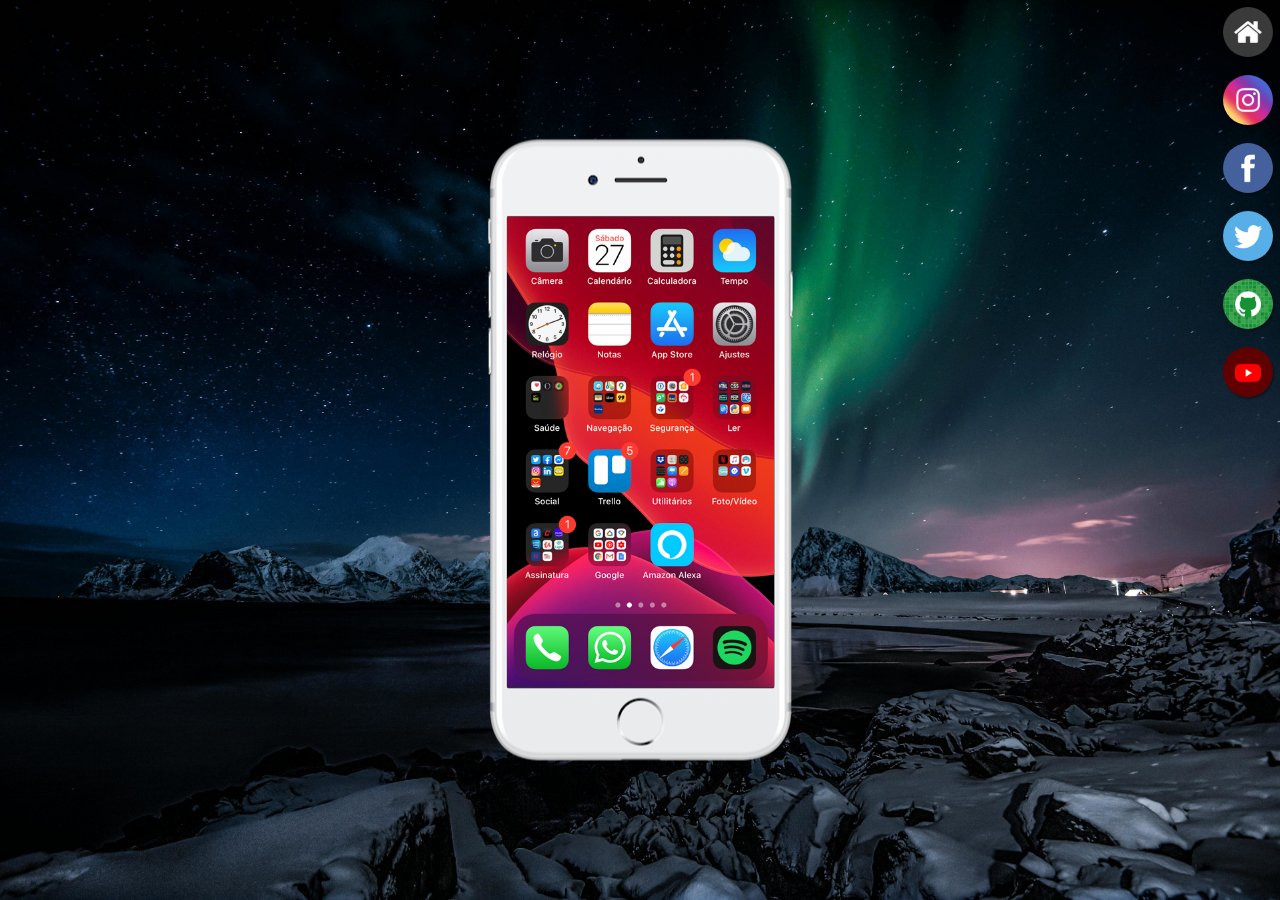
<file: index.html>
<!DOCTYPE html>
<html lang="pt-br">
<head>
    <meta charset="UTF-8">
    <meta name="viewport" content="width=device-width, initial-scale=1.0">
    <link rel="shortcut icon" href="favicon.ico" type="image/x-icon">
    <link rel="stylesheet" href="estilos/style.css">
    <title>Projeto Redes Sociais</title>
</head>
<body>
    <main>
        <section id="telefone">
            <iframe src="home.html" name="tela" id="tela" frameborder="0" >
                Seu navegador não é compativel com isso.
            </iframe>
        </section>
        <section id="redes-sociais">
            <a href="home.html" target="tela"><img src="imagens/logo-home.jpg" alt="Home"></a> <br>
            <a href="instagram.html" target="tela"><img src="imagens/logo-instagram.jpg" alt="Instagram"></a> <br>
            <a href="facebook.html" target="tela"><img src="imagens/logo-facebook.jpg" alt="Facebook"></a> <br>
            <a href="twitter.html" target="tela"><img src="imagens/logo-twitter.jpg" alt="Twitter/X"></a> <br>
            <a href="github.html" target="tela"><img src="imagens/logo-github.jpg" alt="GitHub"></a> <br>
            <a href="youtube.html" target="tela"><img src="imagens/logo-youtube.jpg" alt="Youtube"></a>
        </section>
    </main>
</body>
</html>
</file>
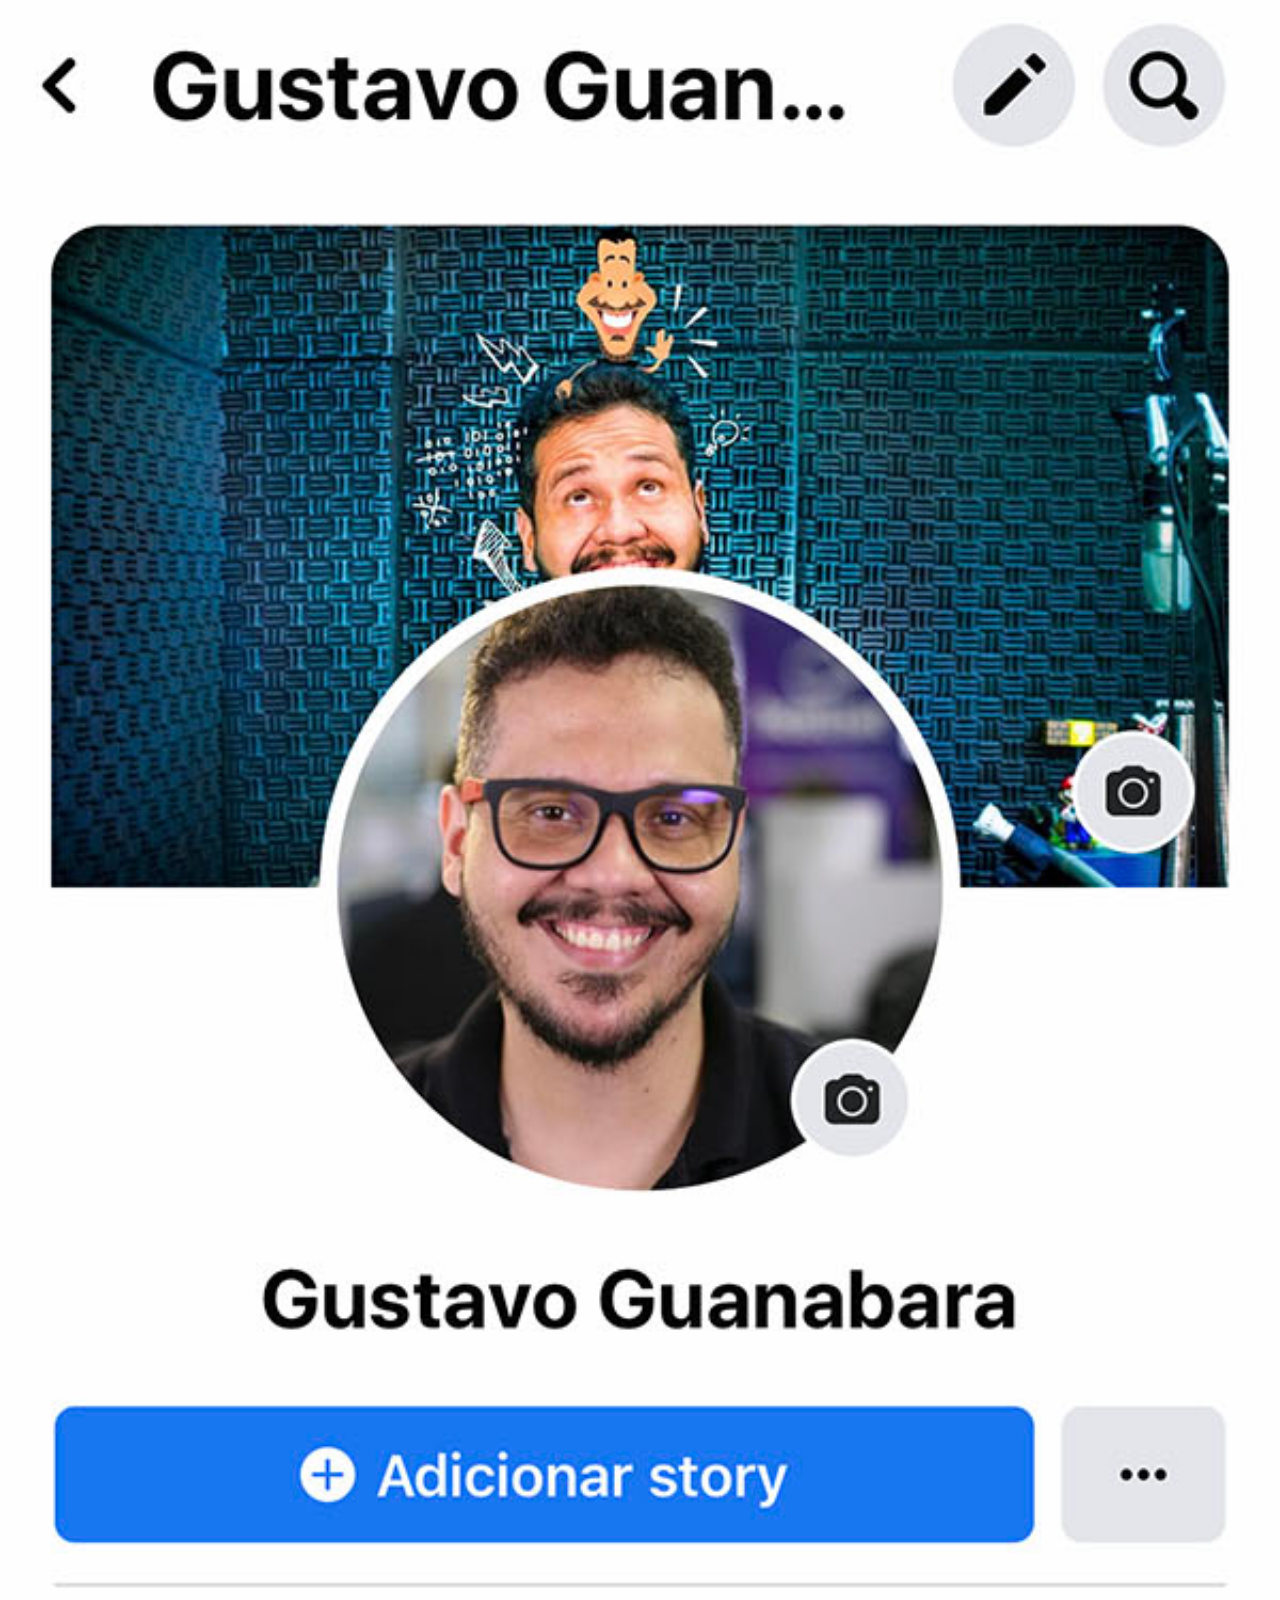
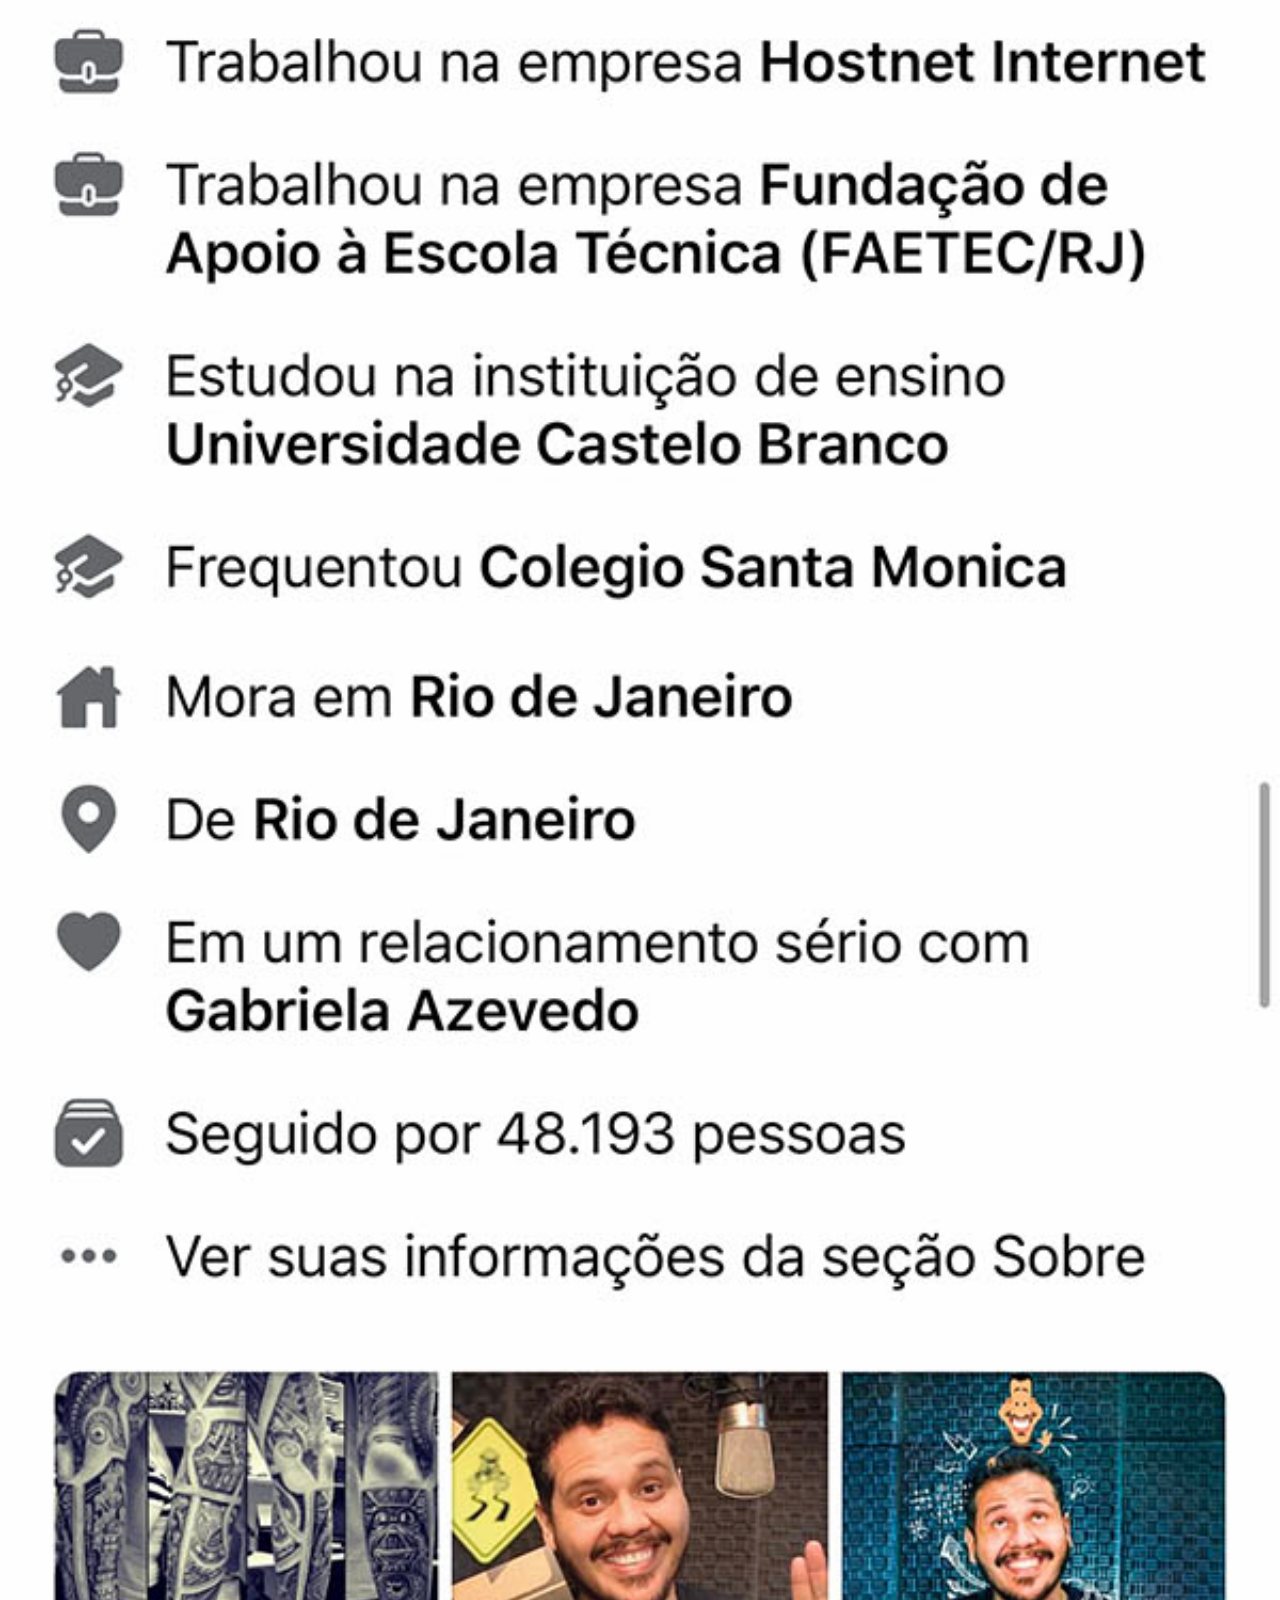
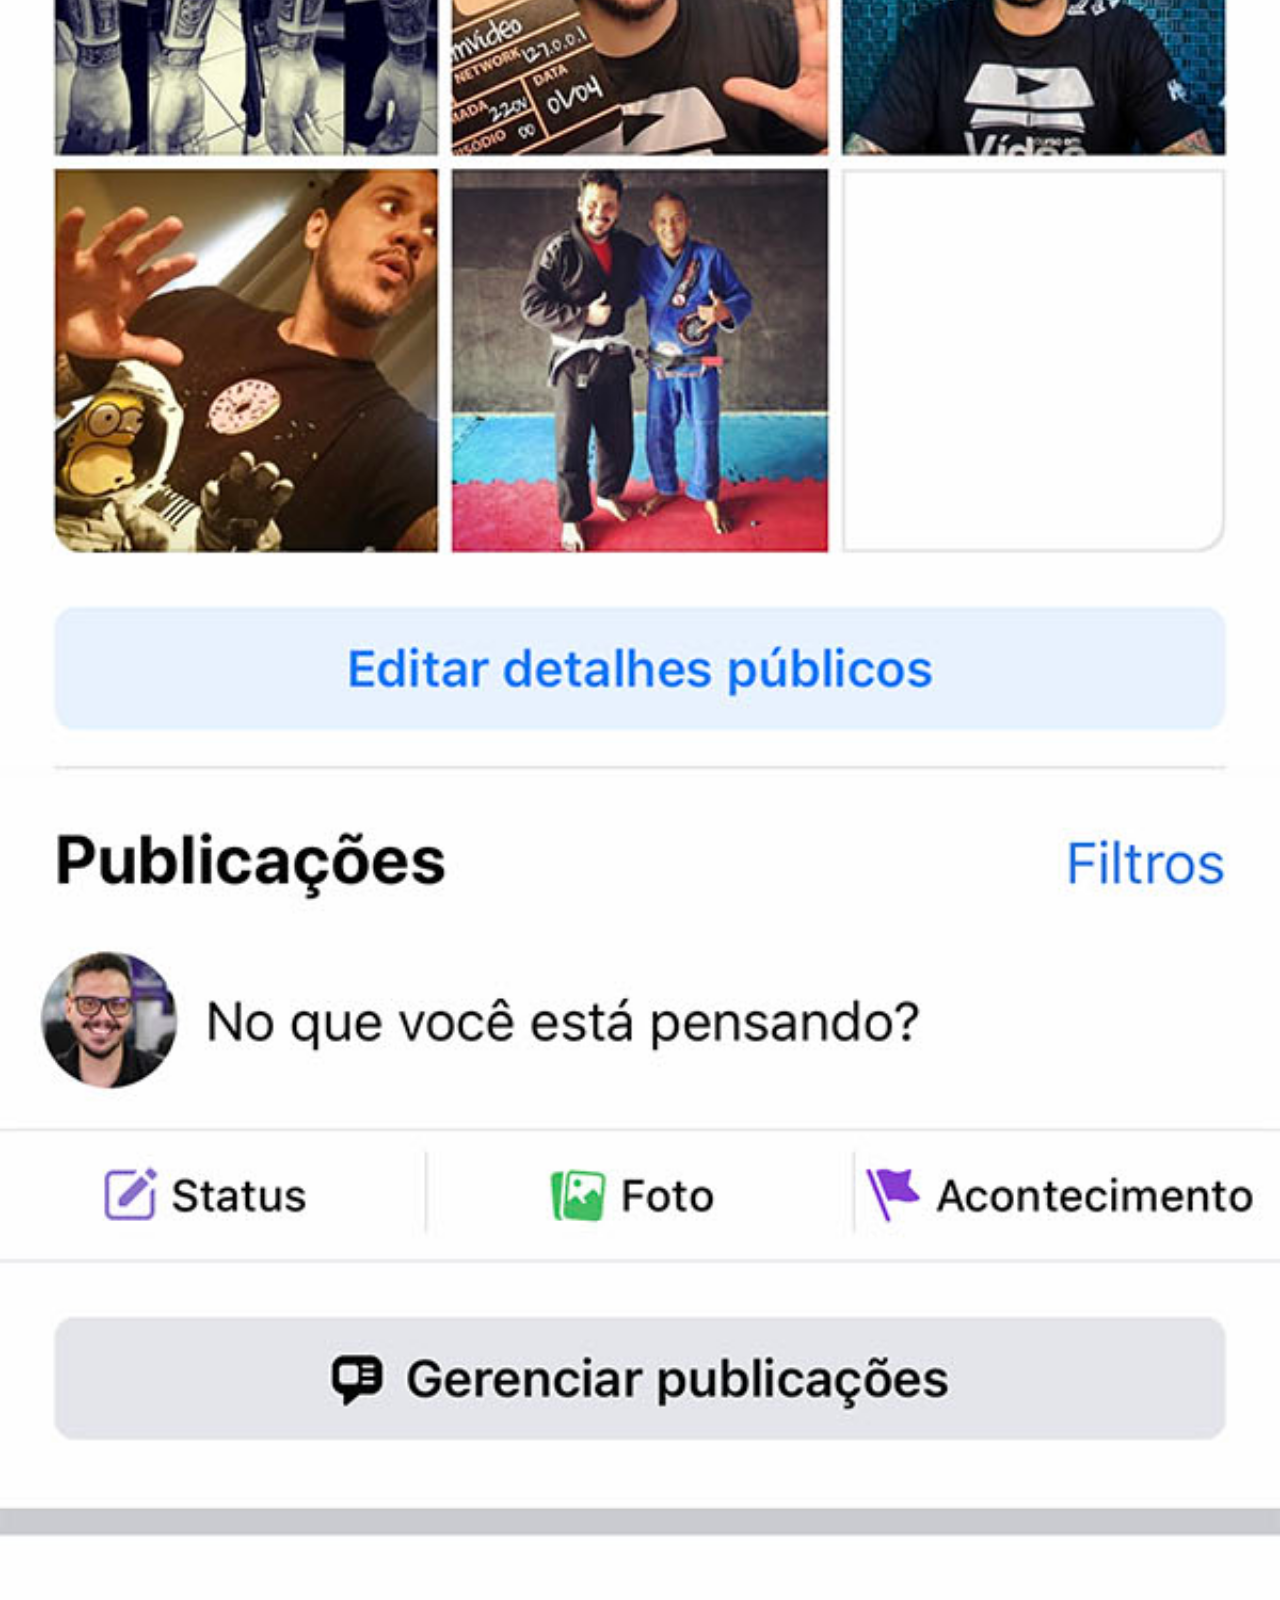
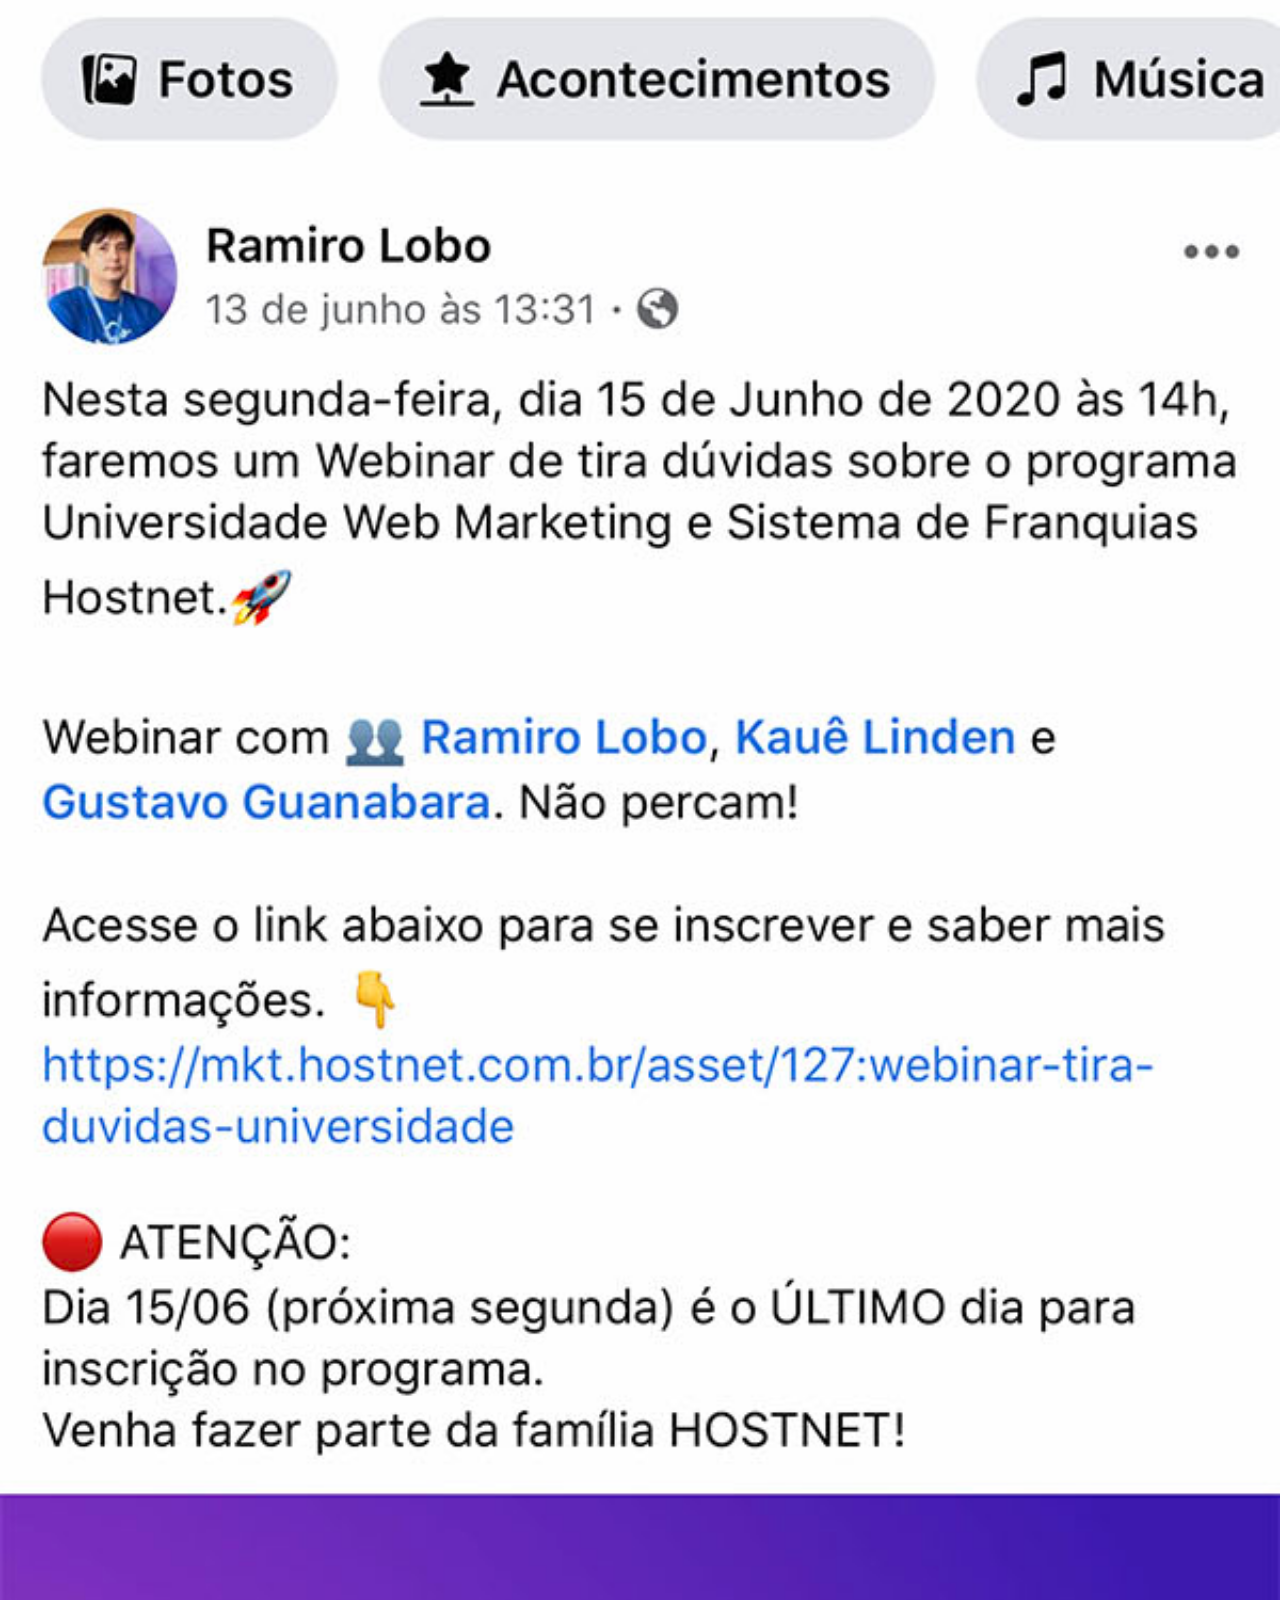
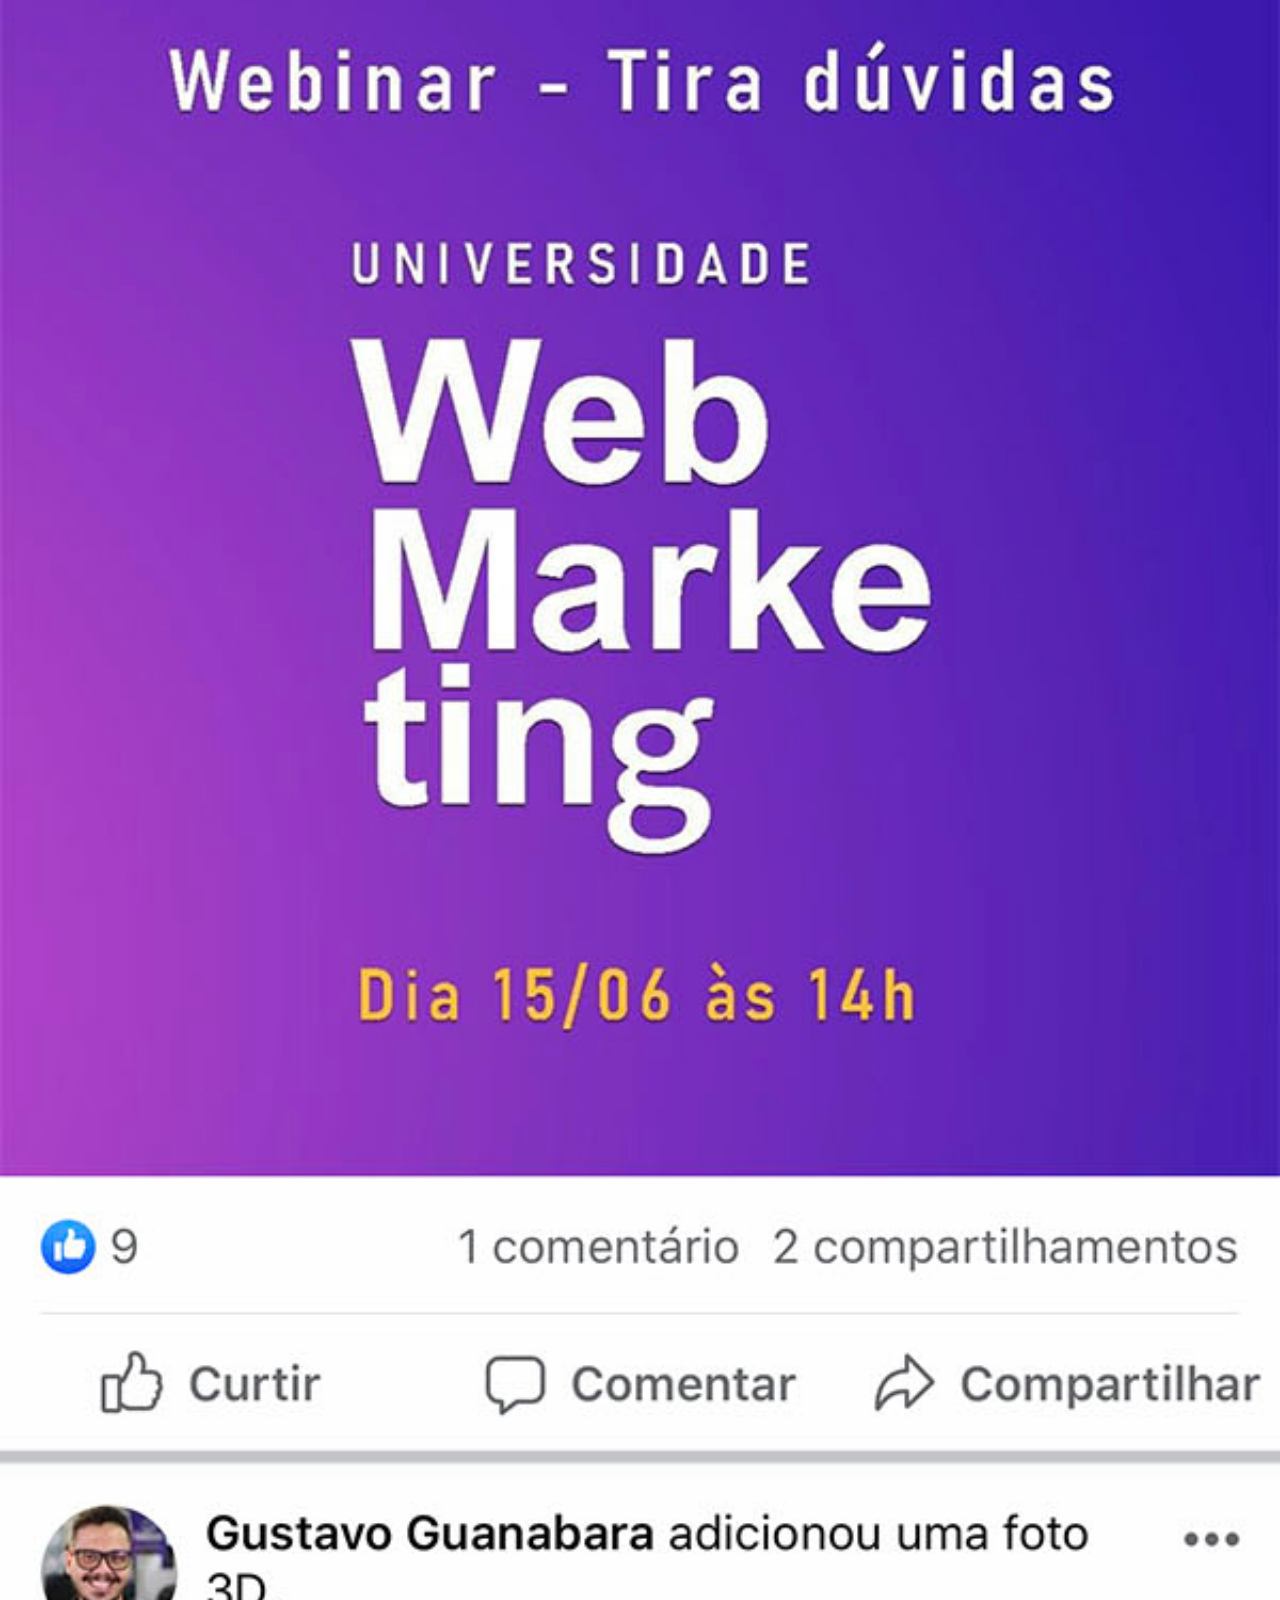
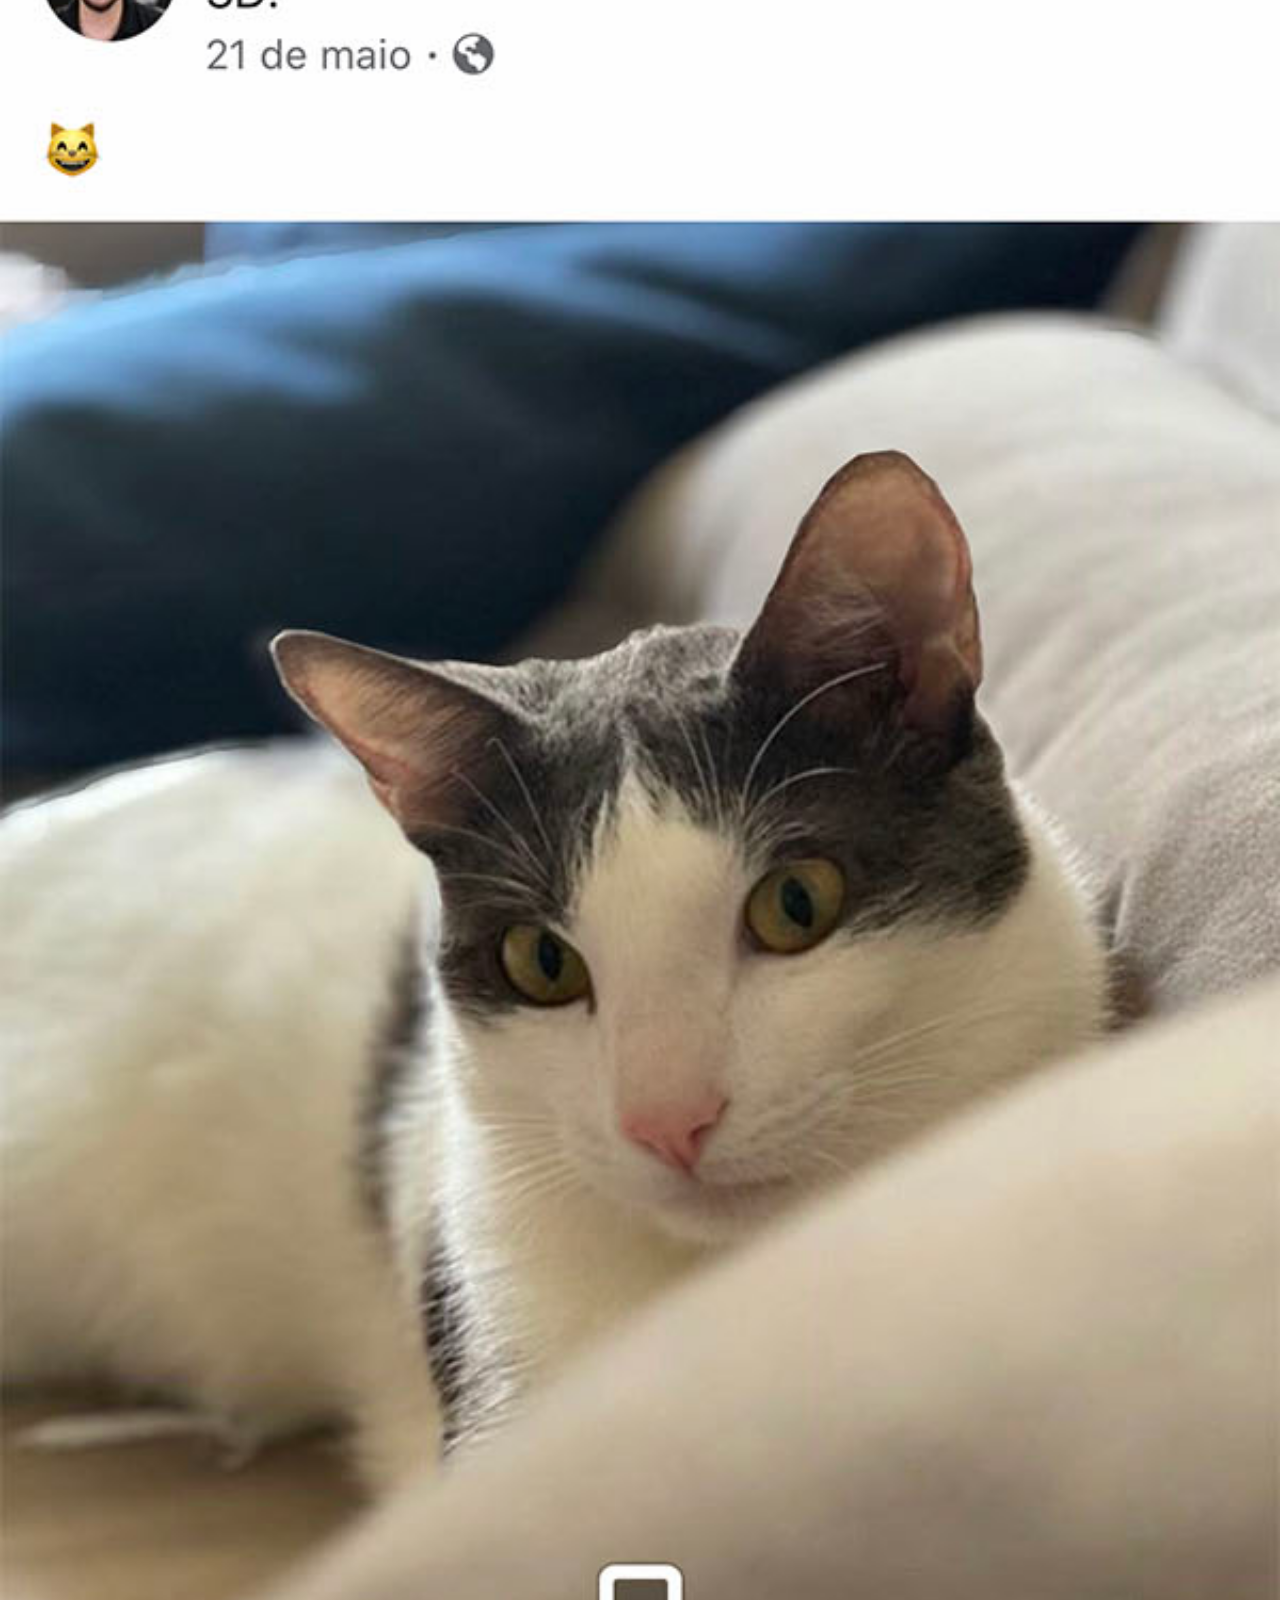
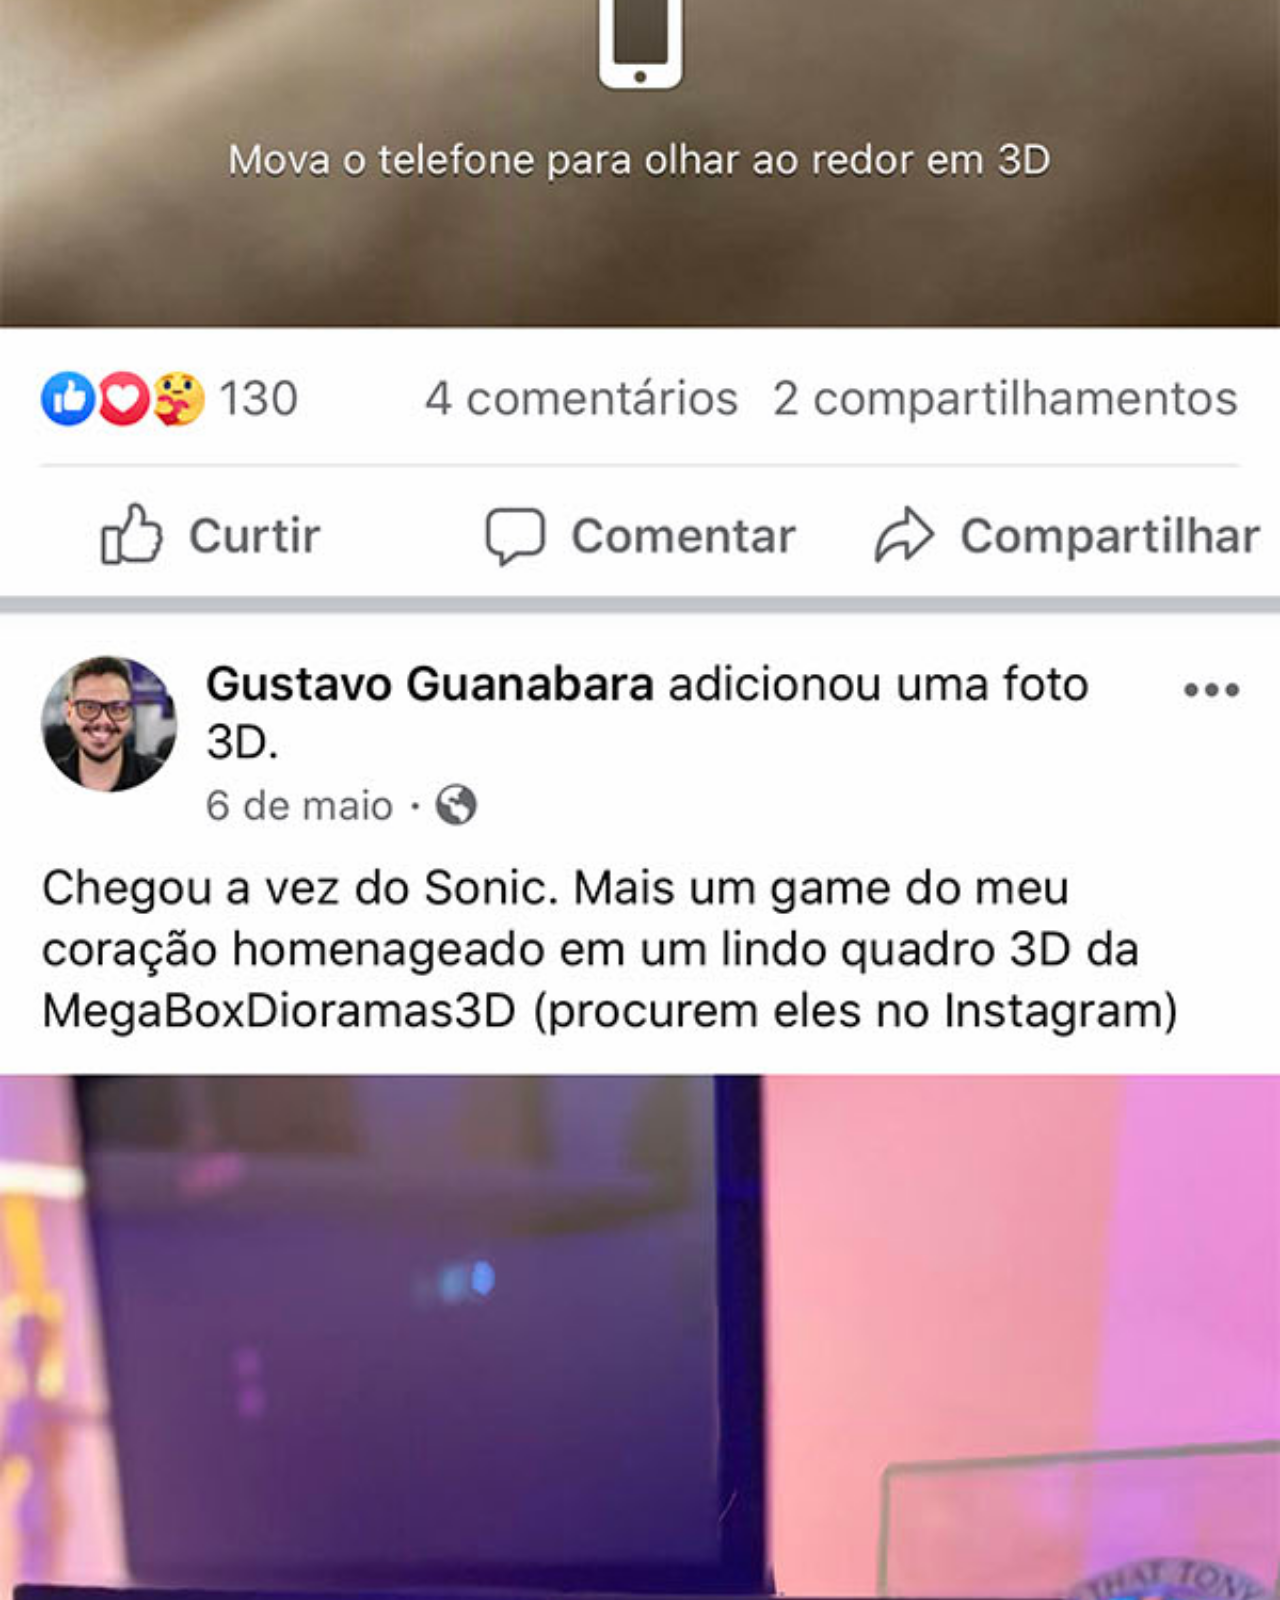
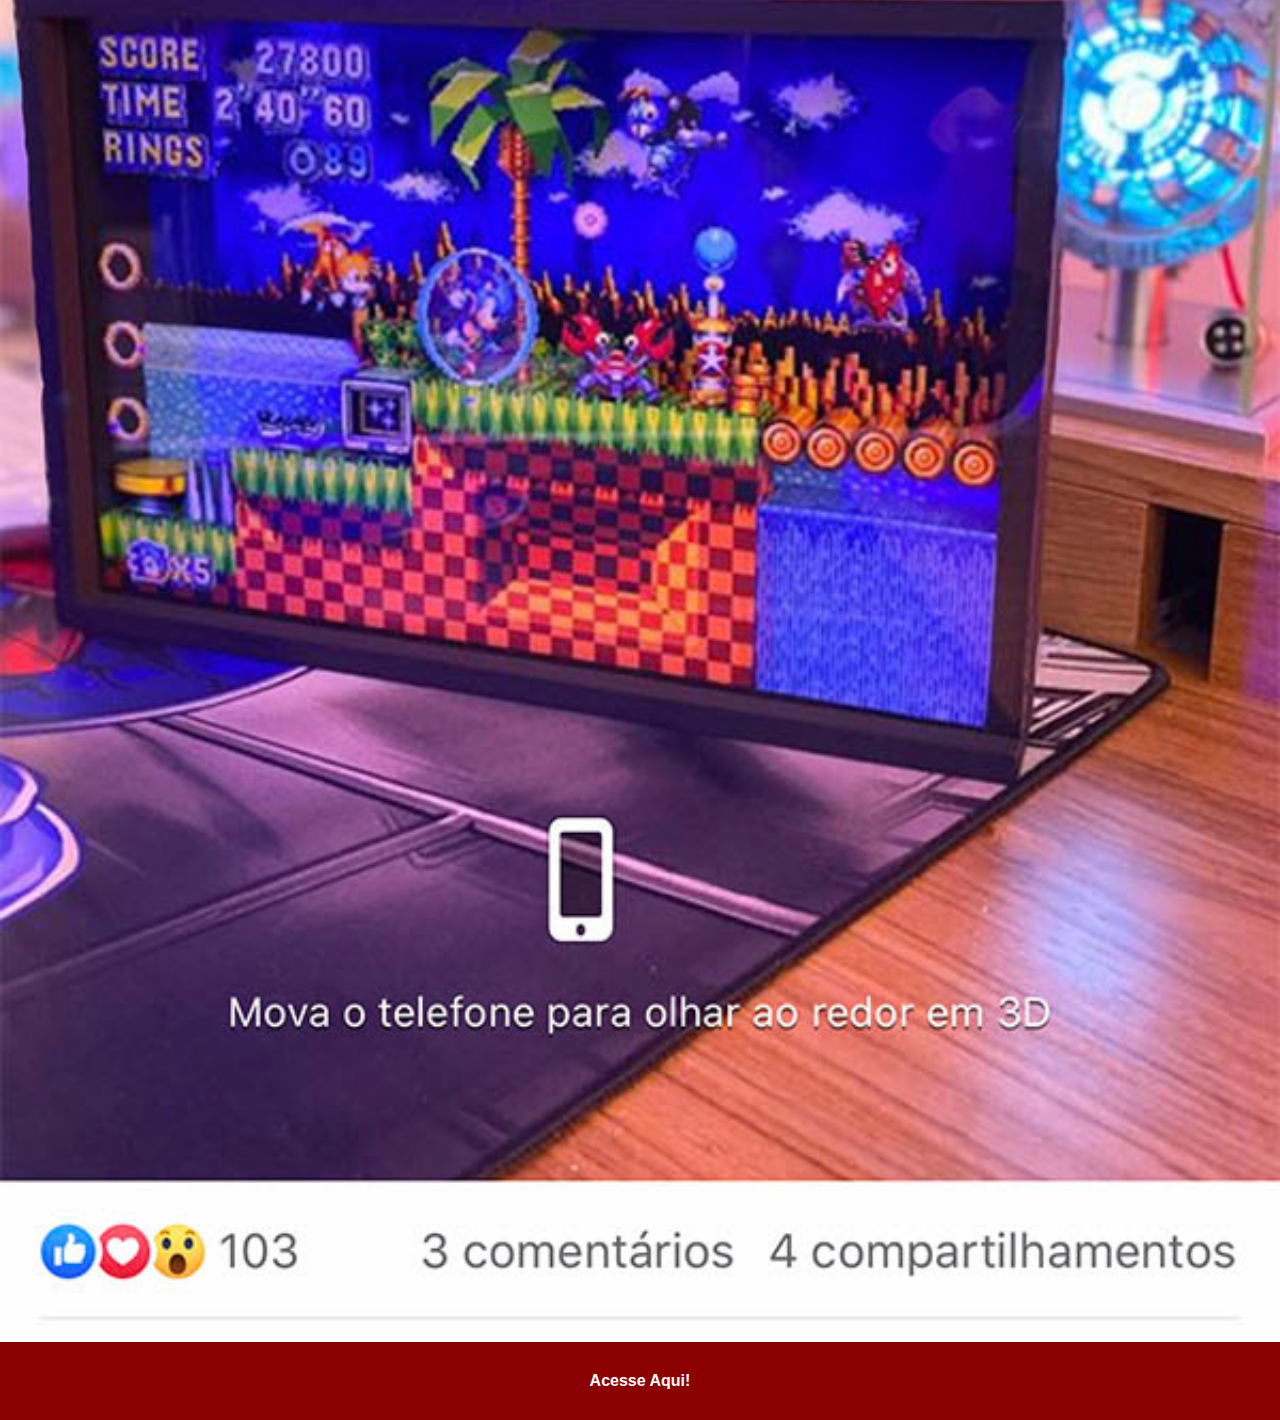
<file: facebook.html>
<!DOCTYPE html>
<html lang="pt-br">
<head>
    <meta charset="UTF-8">
    <meta name="viewport" content="width=device-width, initial-scale=1.0">
    <title>Facebook</title>
    <style>
        * {
            margin: 0px;
            padding: 0px;
            font-family: Arial, Helvetica, sans-serif;
        }

        ::-webkit-scrollbar{
            width: 0px;
            height: 0px;
        }

        img {
            width: 100vw;

        }

        a {
            display: block;
            background-color: darkred;
            color: white;
            padding: 30px;
            text-align: center;
            font-weight: bolder;
            text-decoration: none;
        }

        a:hover {
            background-color: red;
            text-decoration: underline;
        }
    </style>
</head>
<body>
    <img src="imagens/tela-facebook.jpg" alt="Facebook">
    <a href="https://www.facebook.com/gustavoguanabara" target="_blank">Acesse Aqui!</a>
</body>
</html>
</file>
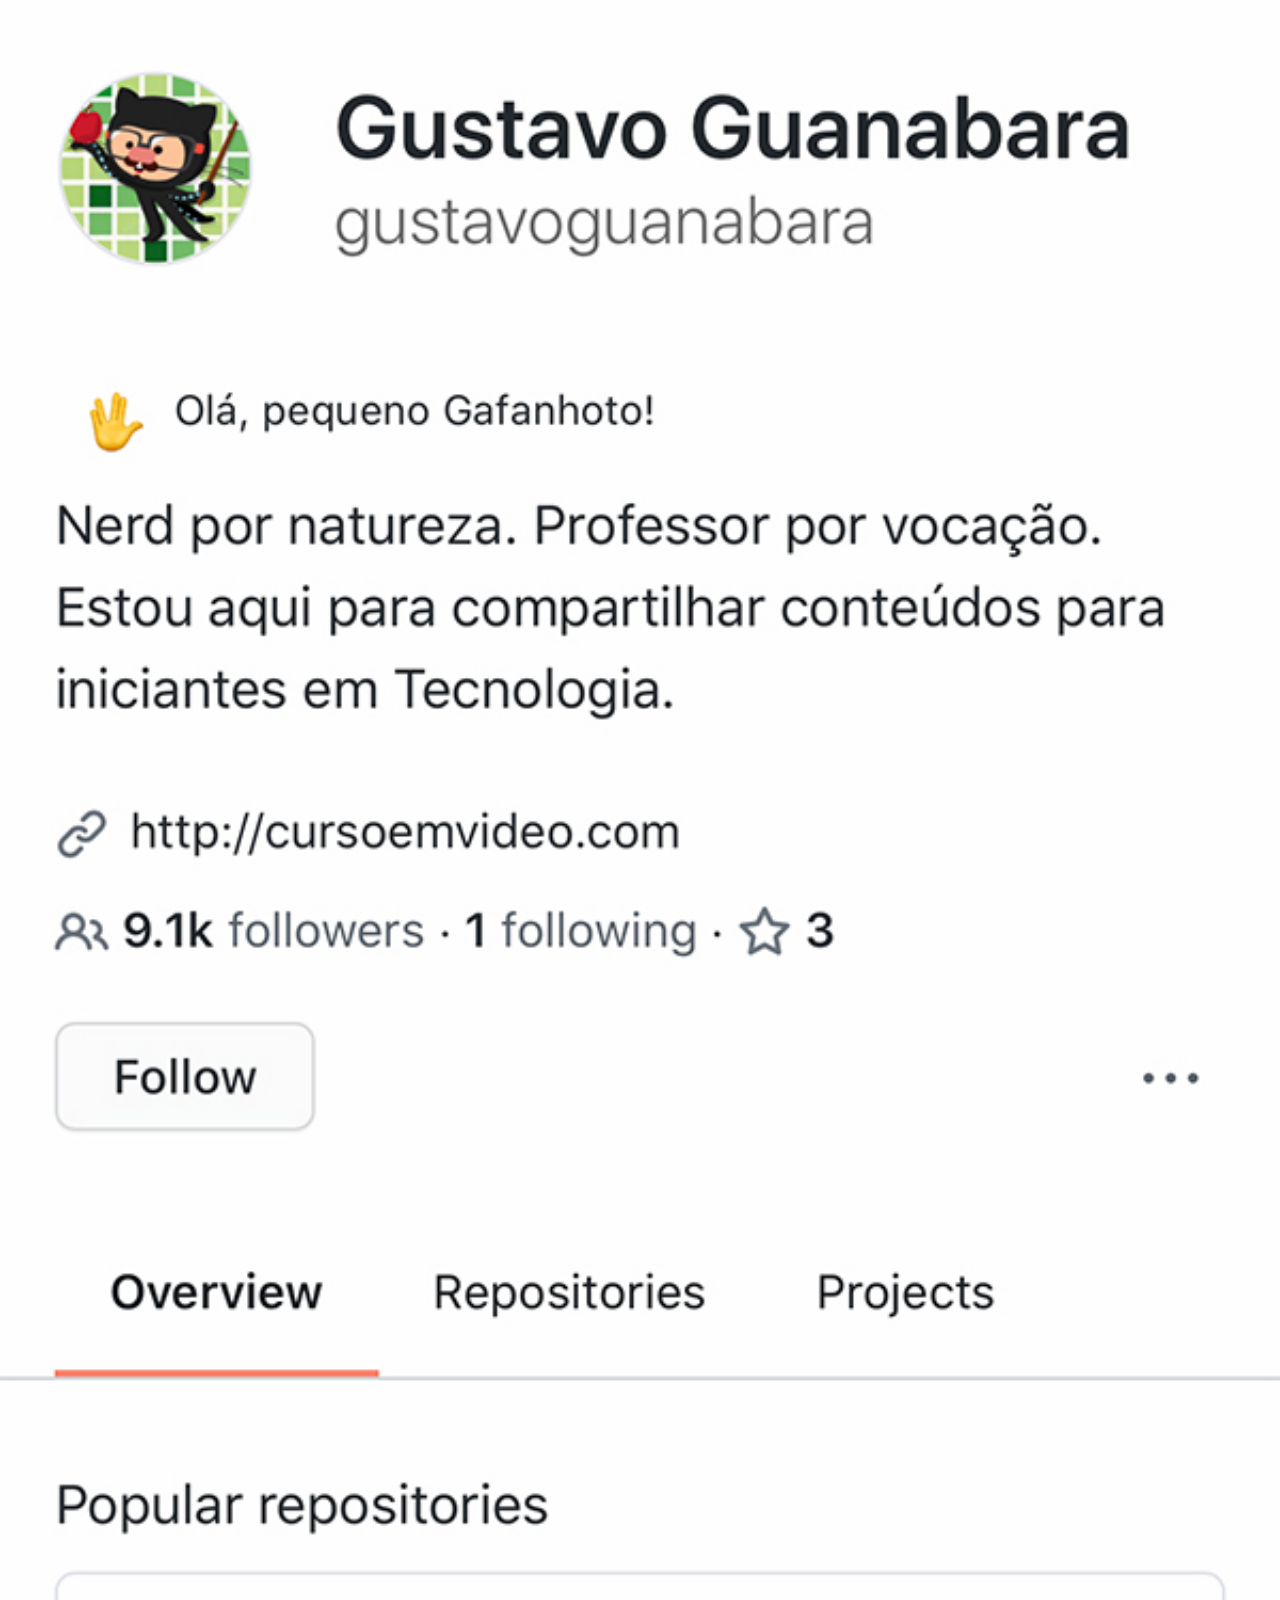
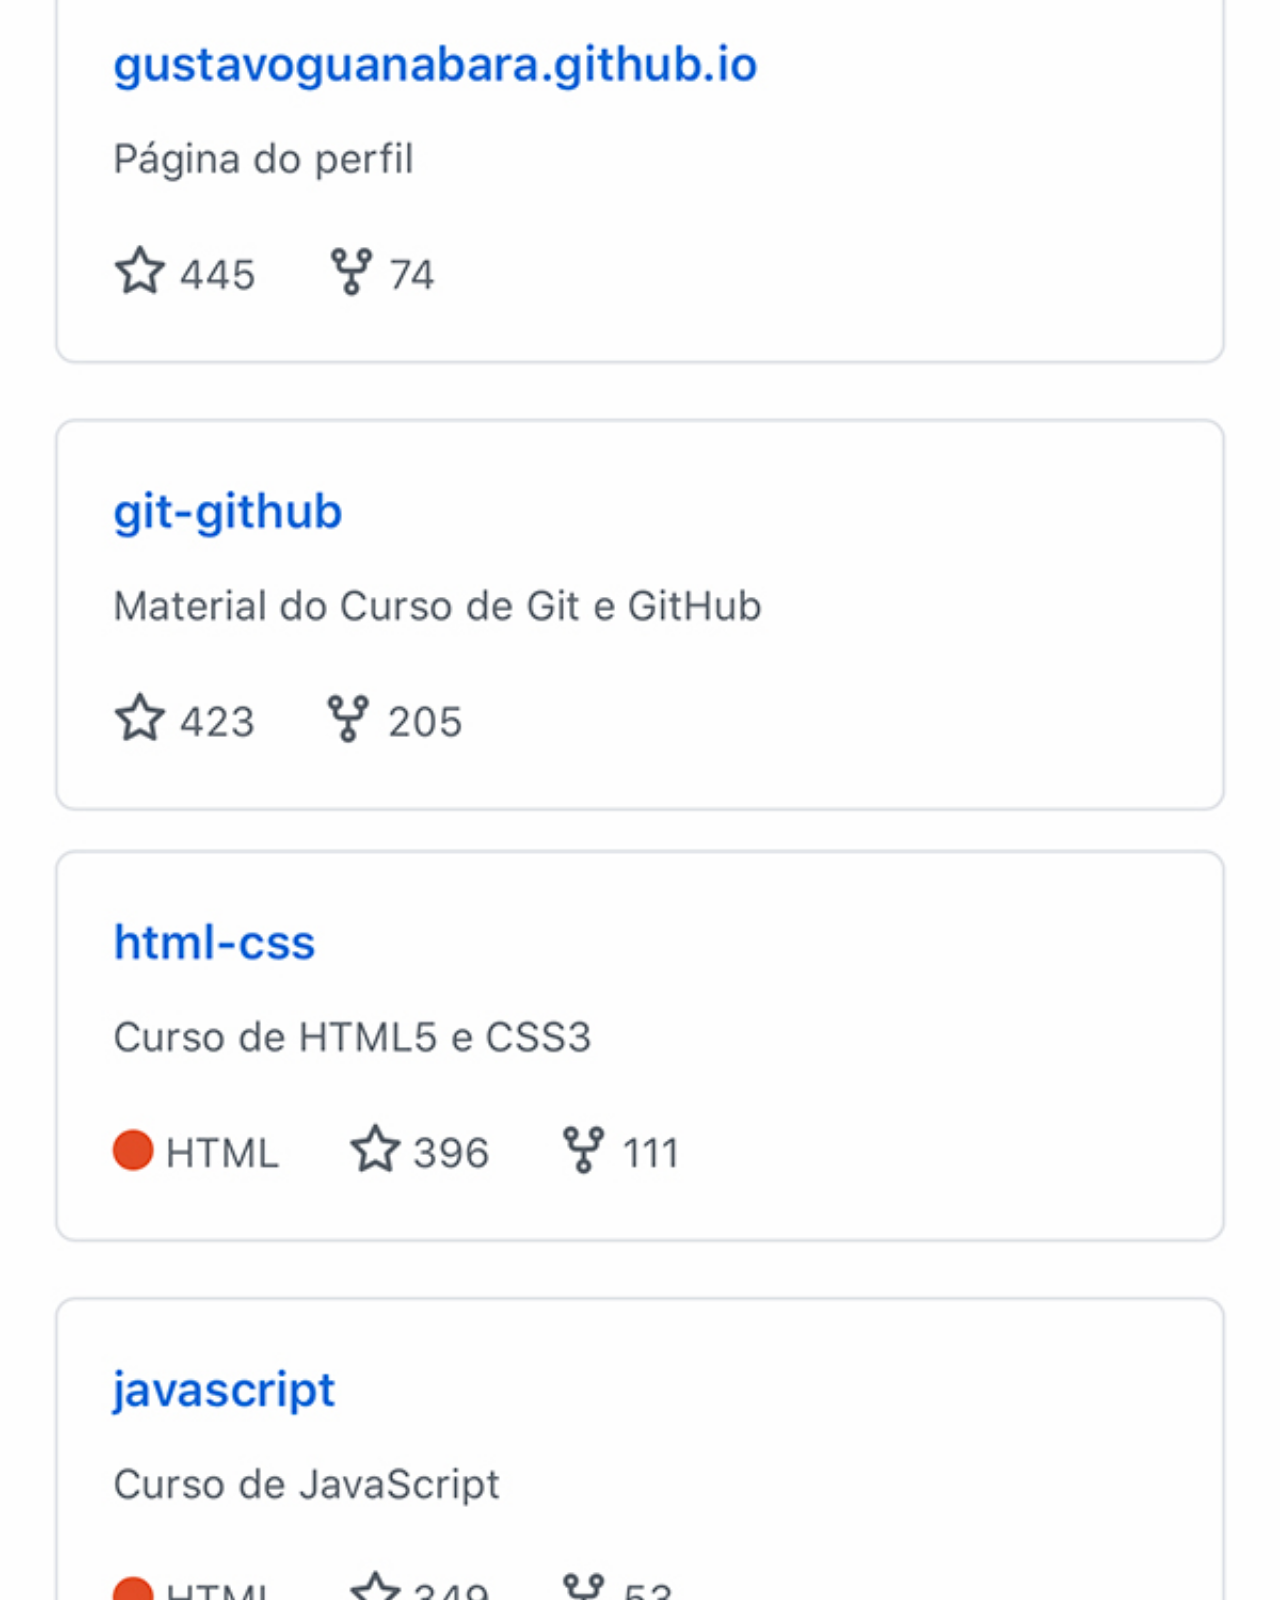
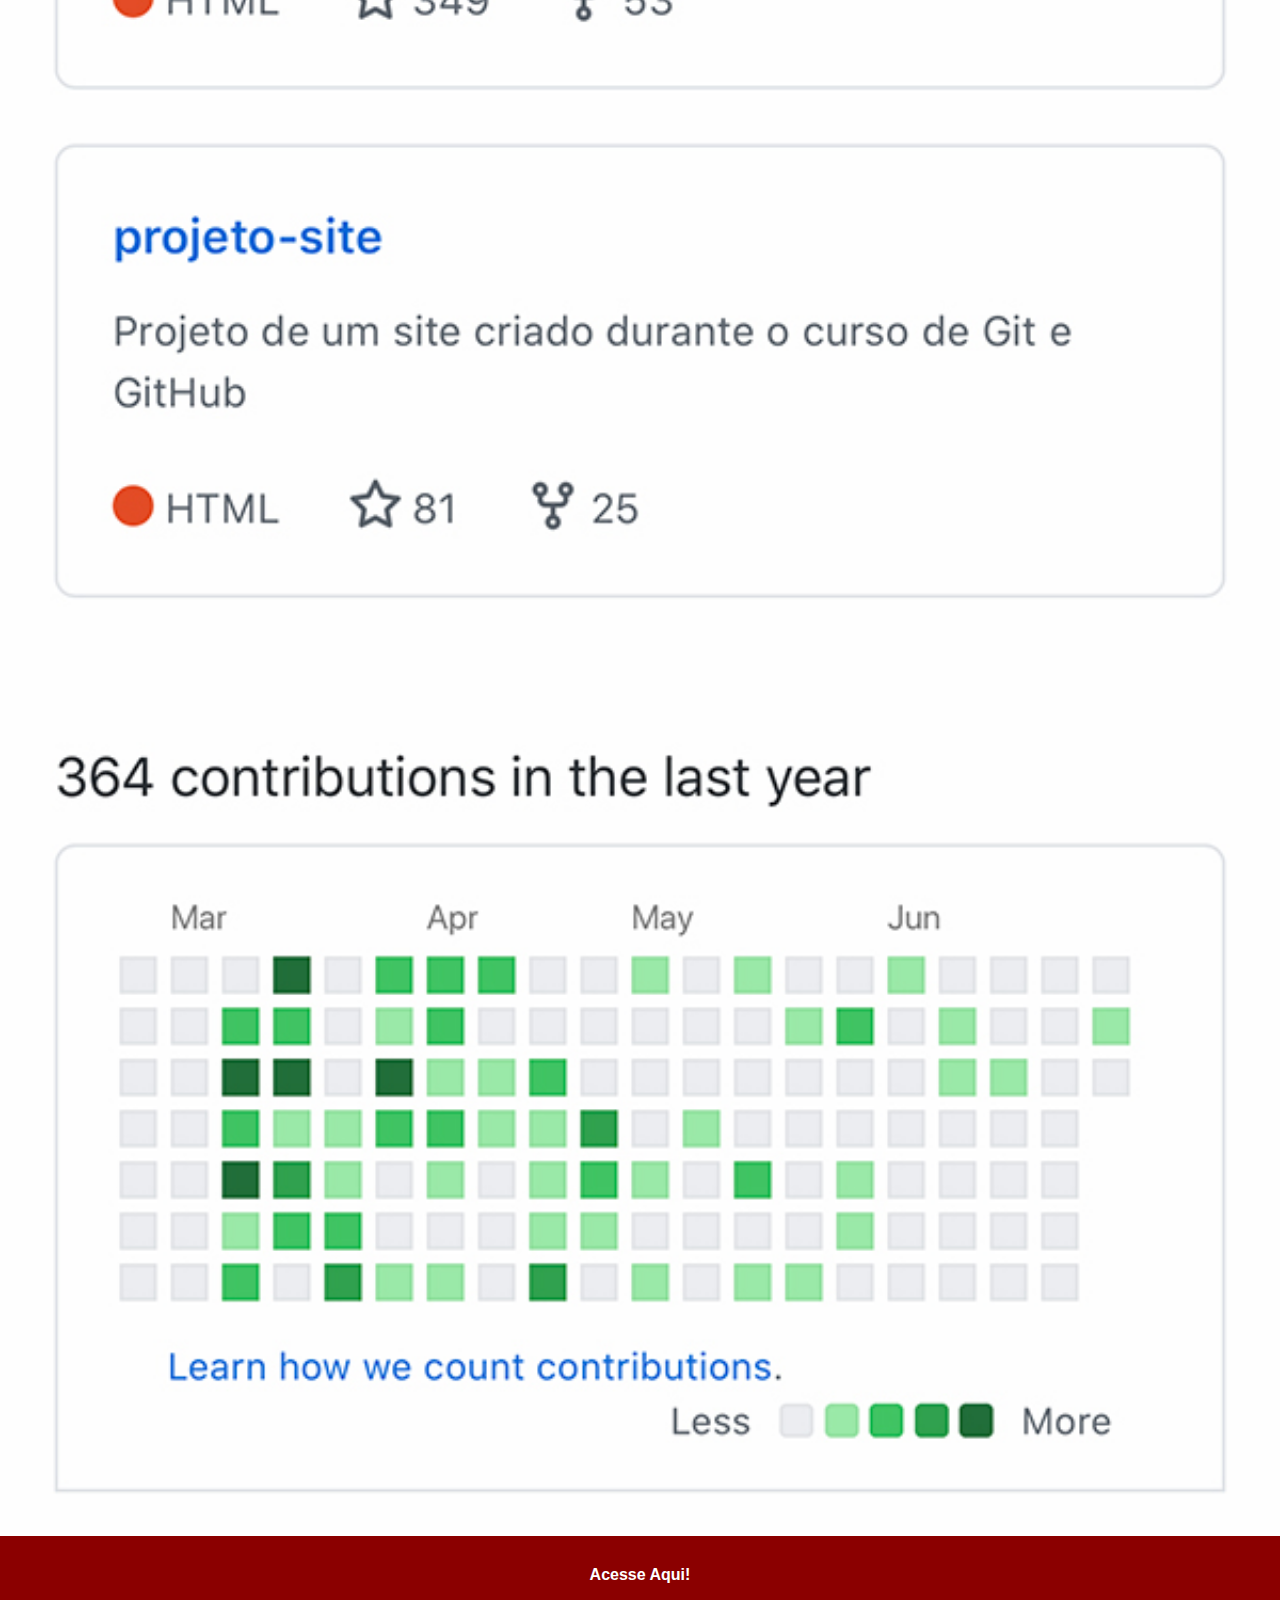
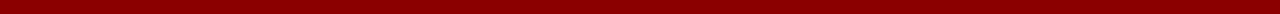
<file: github.html>
<!DOCTYPE html>
<html lang="pt-br">
<head>
    <meta charset="UTF-8">
    <meta name="viewport" content="width=device-width, initial-scale=1.0">
    <title>GitHub</title>
    <style>
        * {
            margin: 0px;
            padding: 0px;
            font-family: Arial, Helvetica, sans-serif;
        }

        ::-webkit-scrollbar{
            width: 0px;
            height: 0px;
        }

        img {
            width: 100vw;

        }

        a {
            display: block;
            background-color: darkred;
            color: white;
            padding: 30px;
            text-align: center;
            font-weight: bolder;
            text-decoration: none;
        }

        a:hover {
            background-color: red;
            text-decoration: underline;
        }
    </style>
</head>
<body>
    <img src="imagens/tela-github.jpg" alt="GitHub">
    <a href="https://github.com/gustavoguanabara" target="_blank">Acesse Aqui!</a>
</body>
</html>
</file>
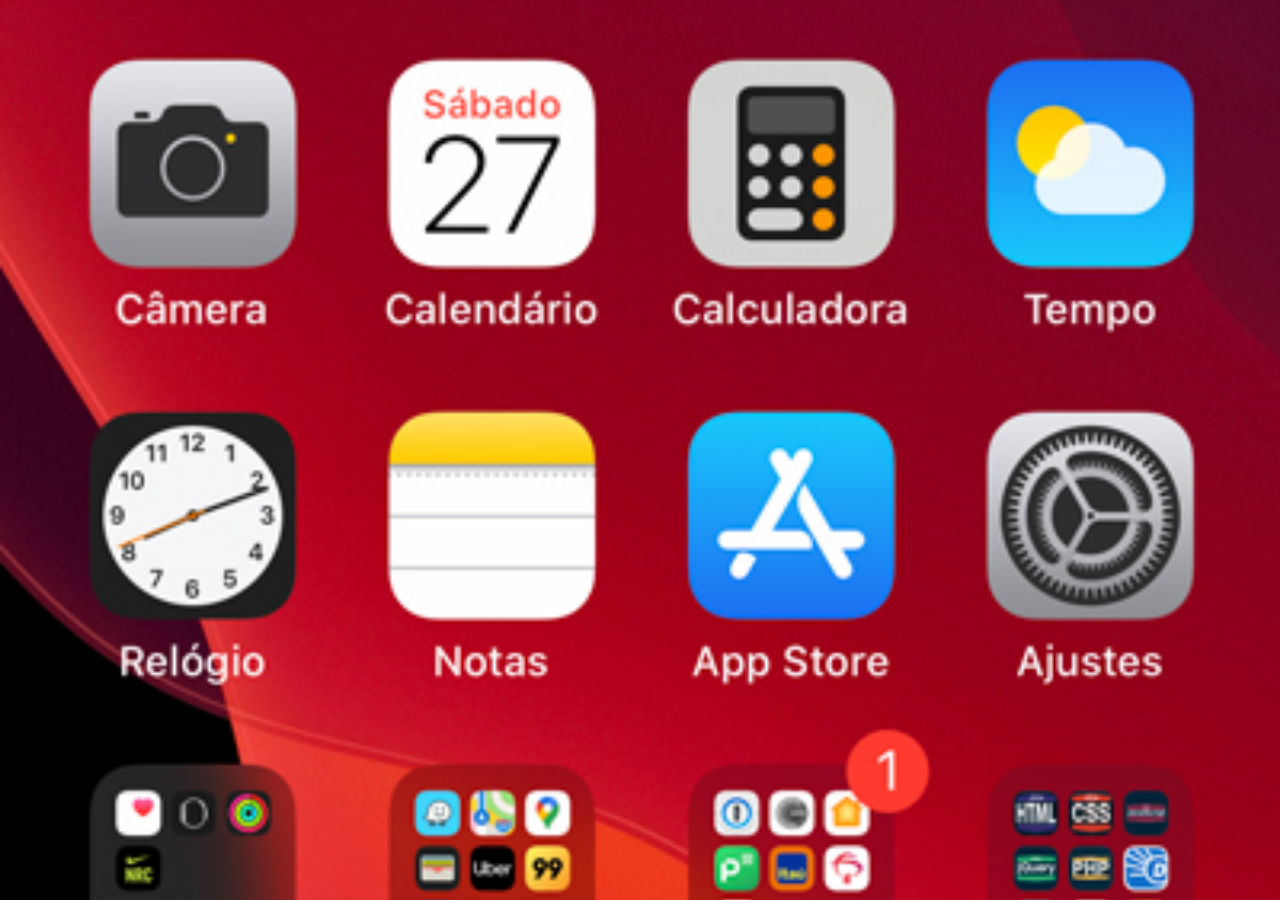
<file: home.html>
<!DOCTYPE html>
<html lang="pt-br">
<head>
    <meta charset="UTF-8">
    <meta name="viewport" content="width=device-width, initial-scale=1.0">
    <title>Home</title>
</head>
<style>
    * {
        margin: 0px;
        padding: 0px;
    }

    body {
        width: 100vw;
        height: 100vh;
        background: black url(imagens/tela-home.jpg) no-repeat top center;
        background-size: cover;
    }
</style>
<body>
    
</body>
</html>
</file>
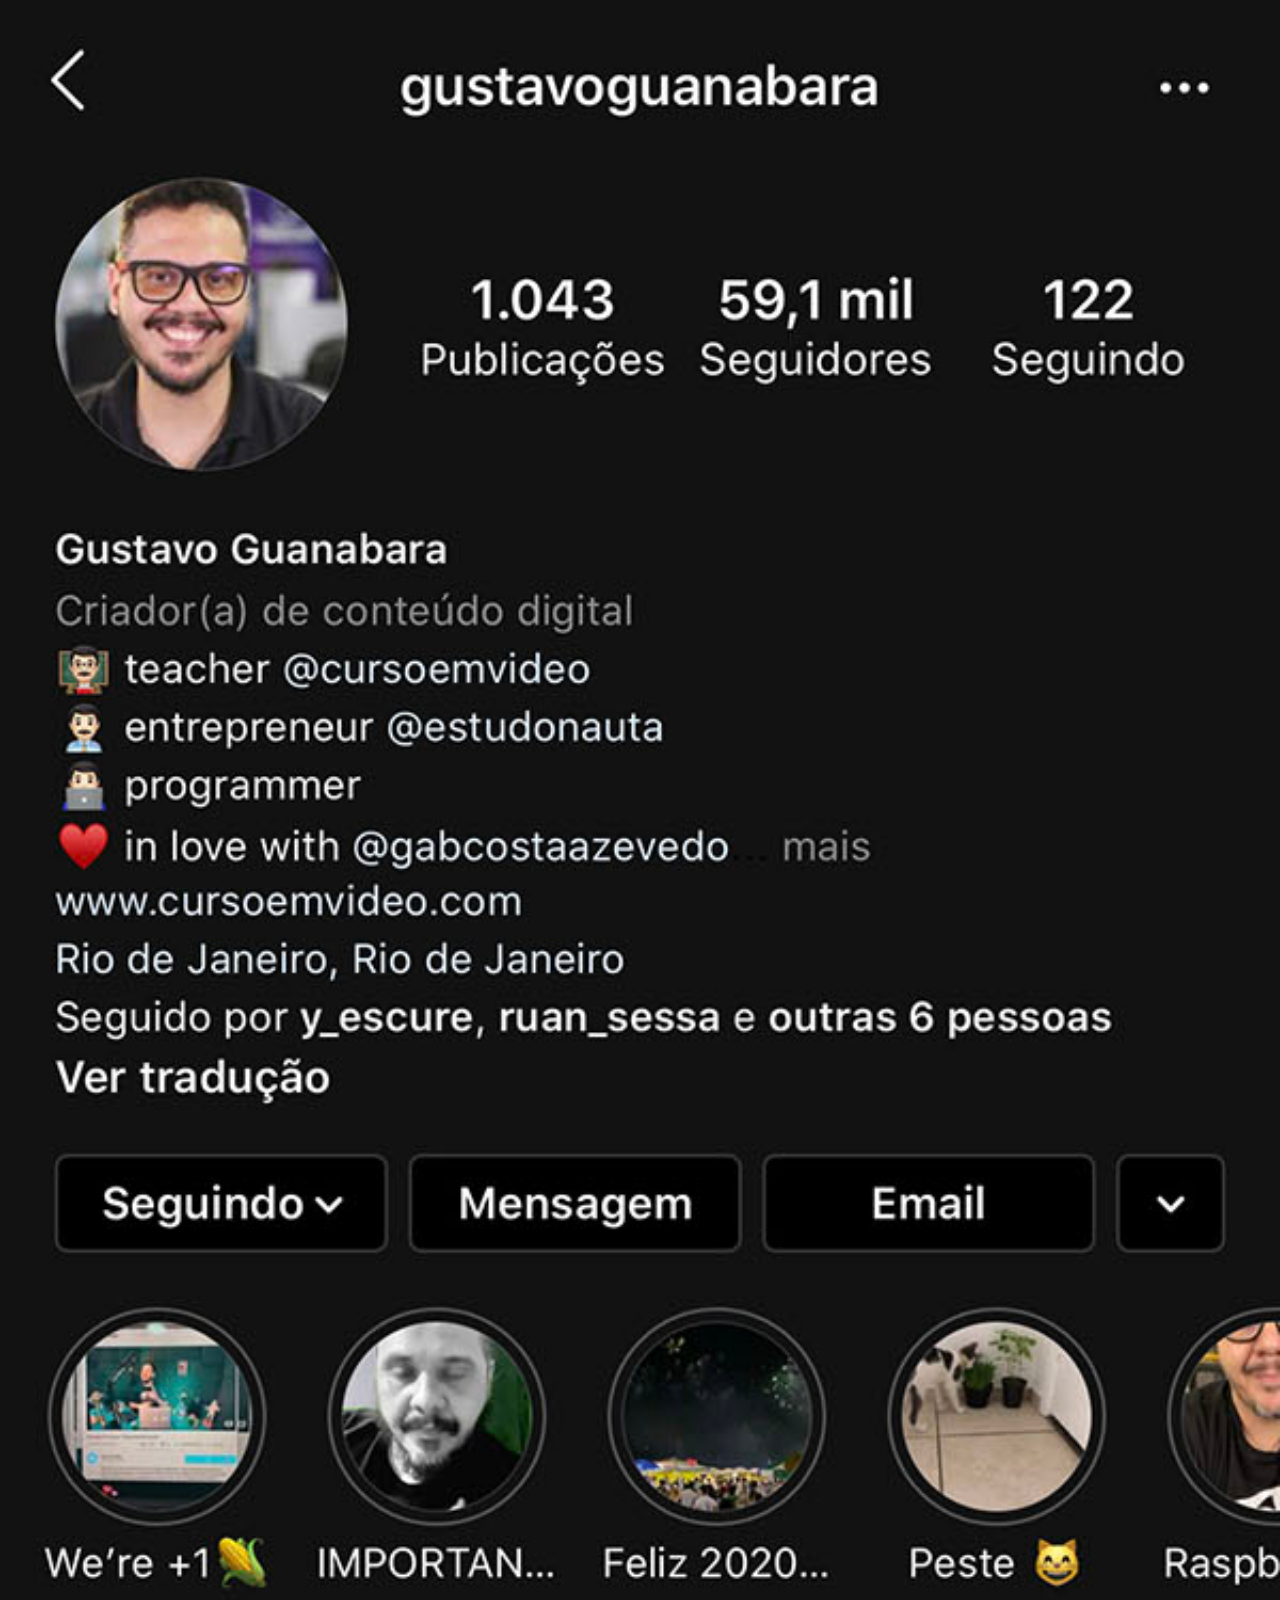
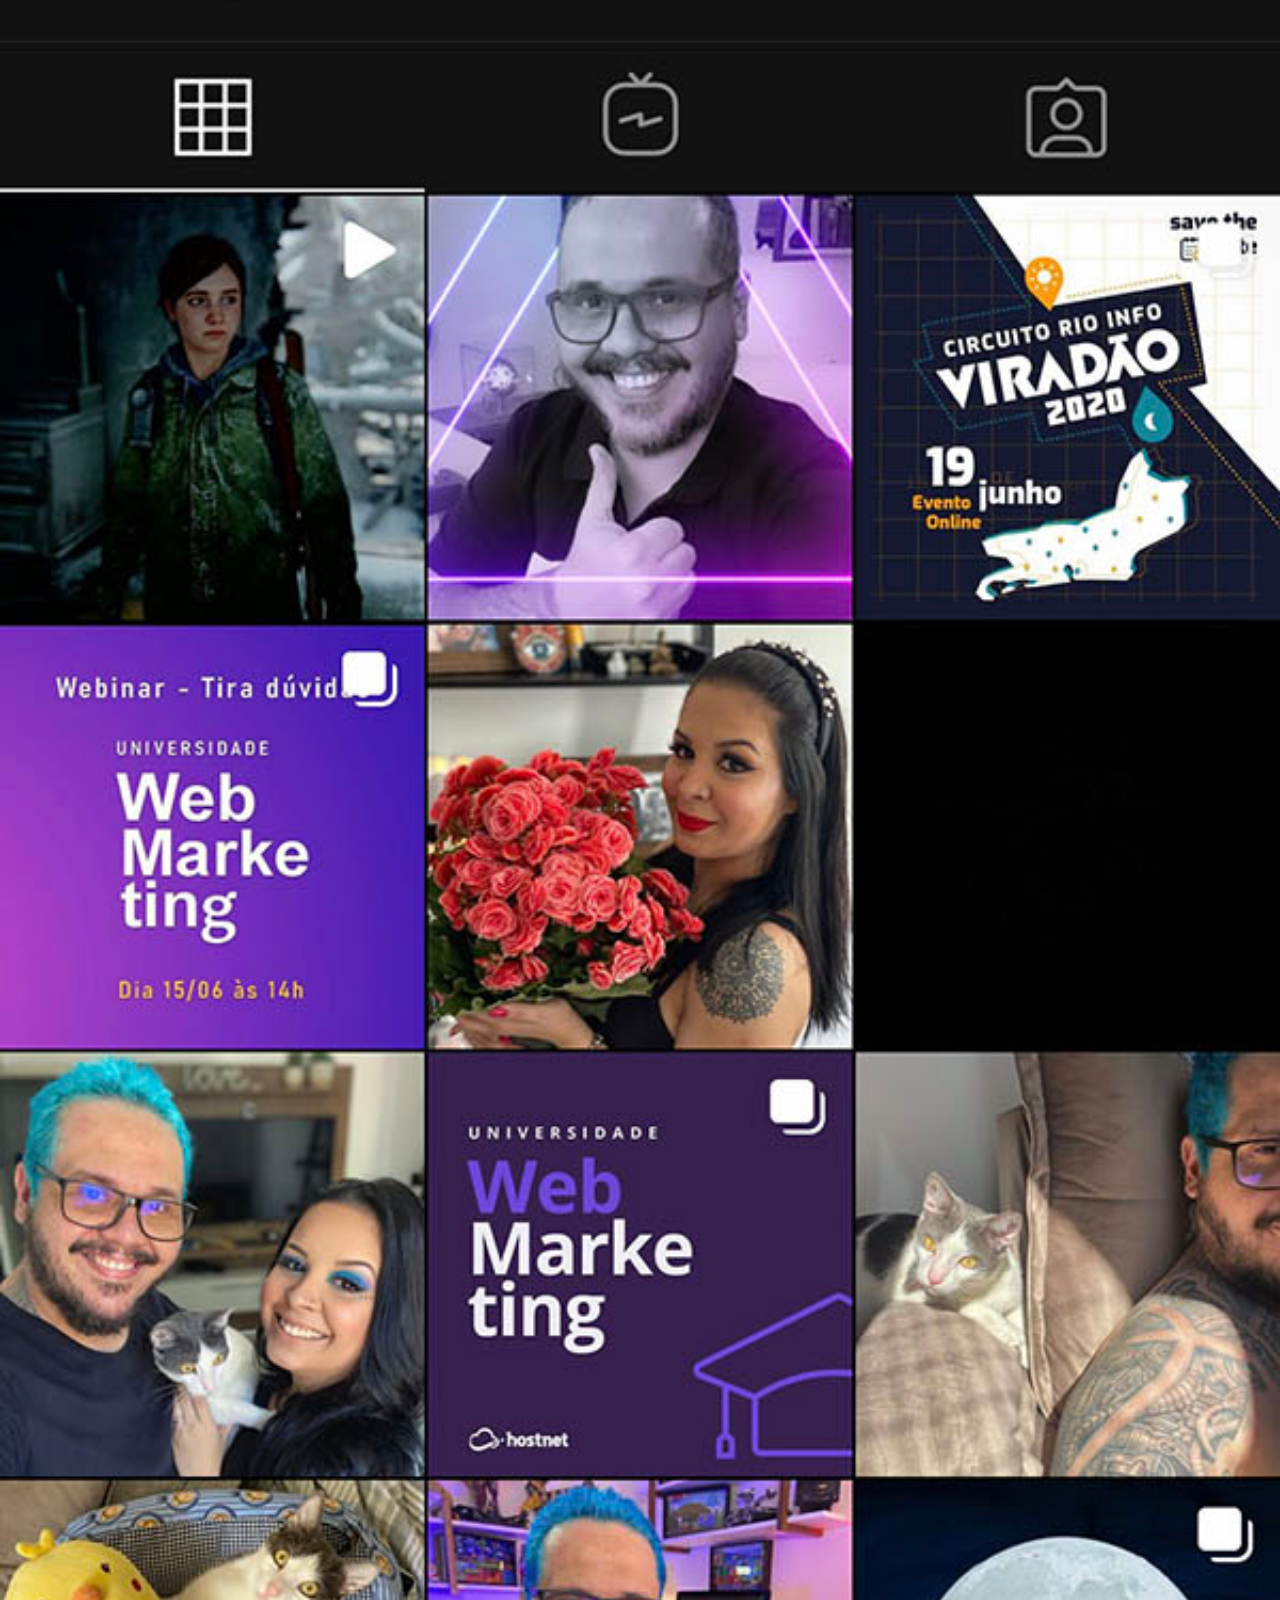
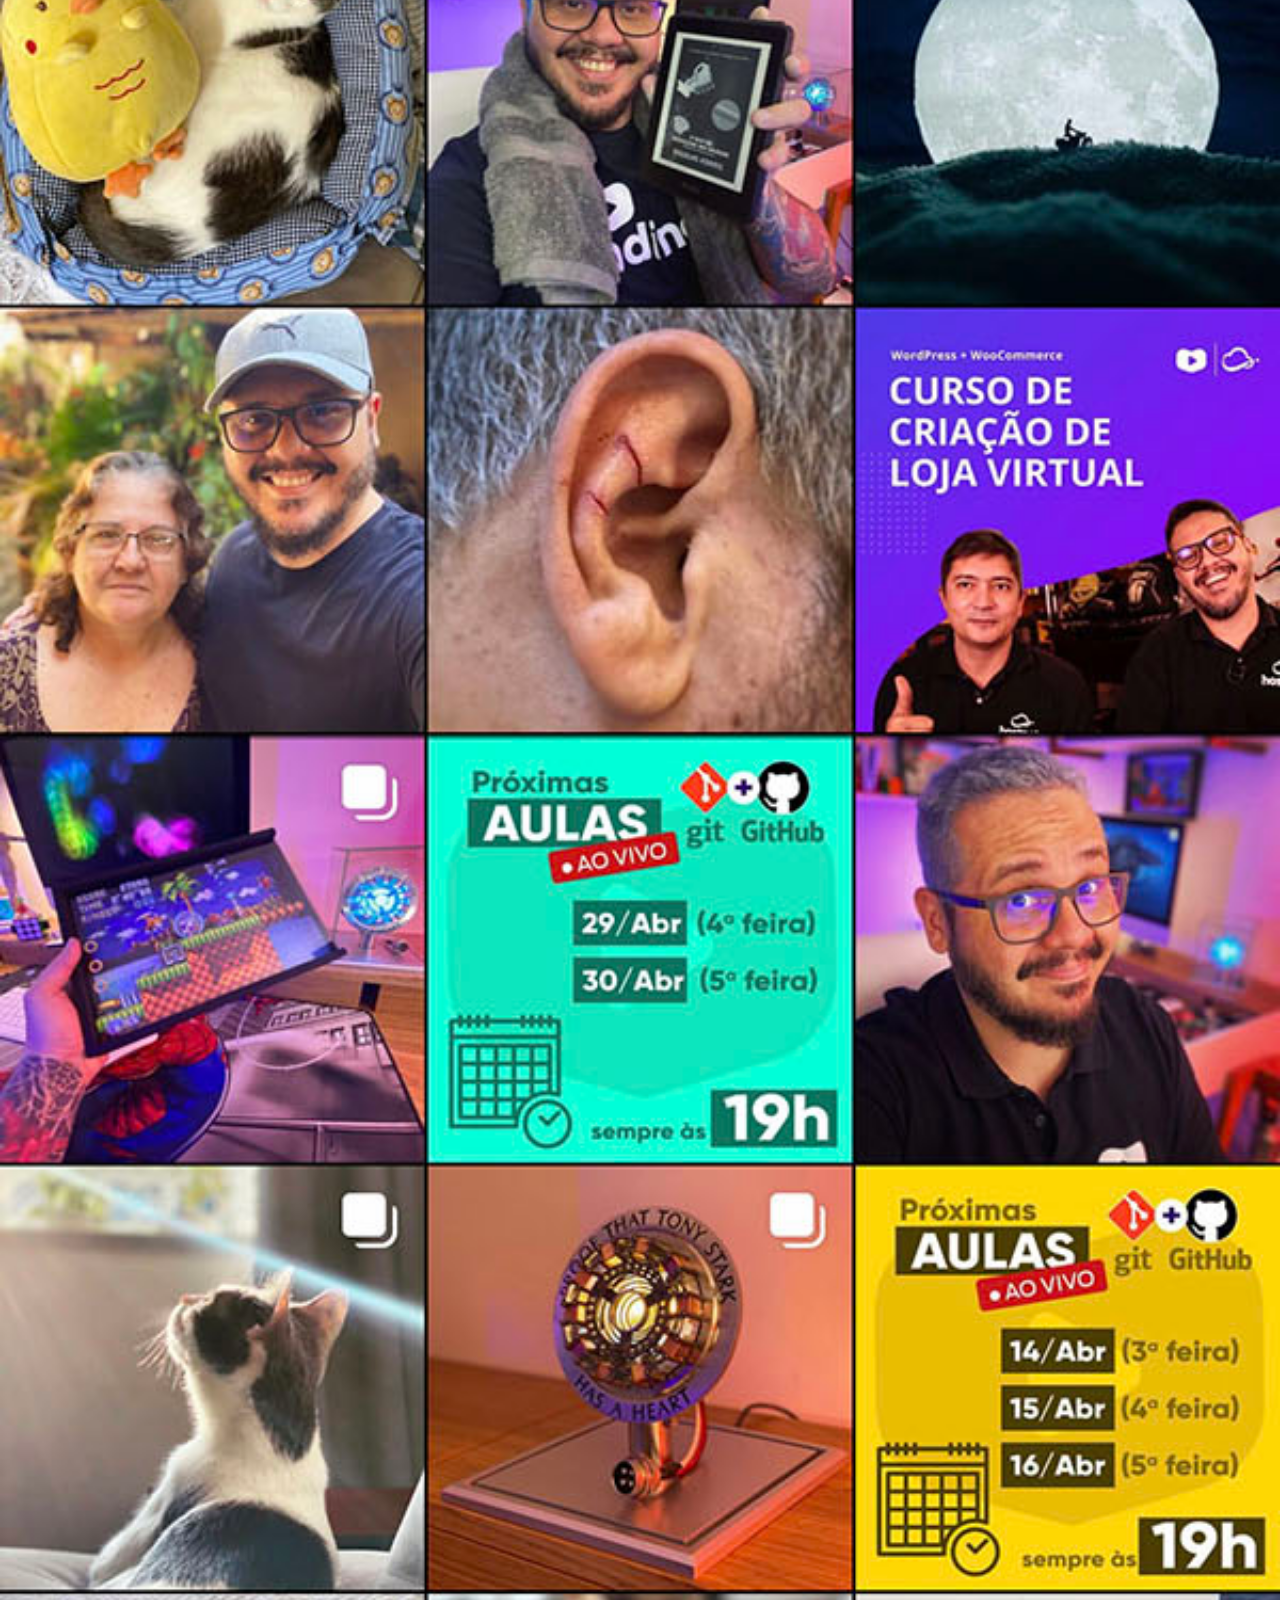
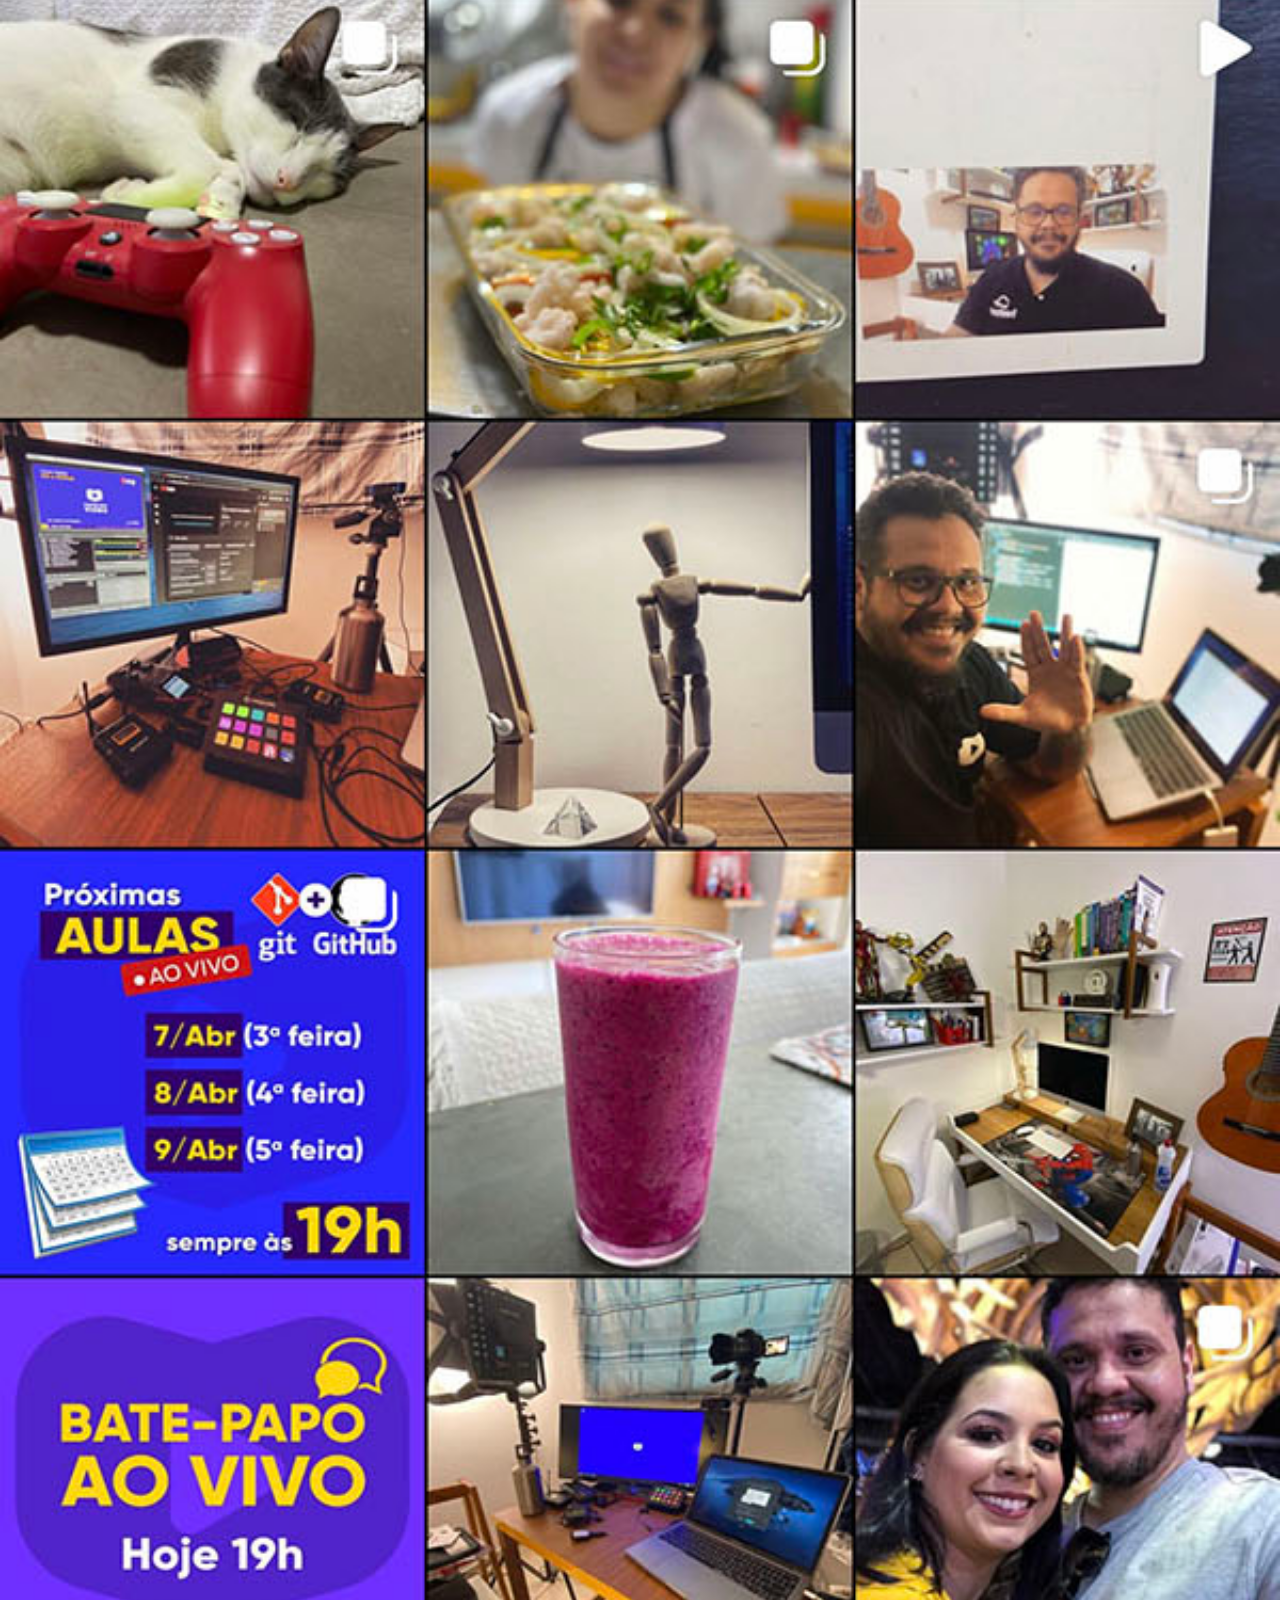
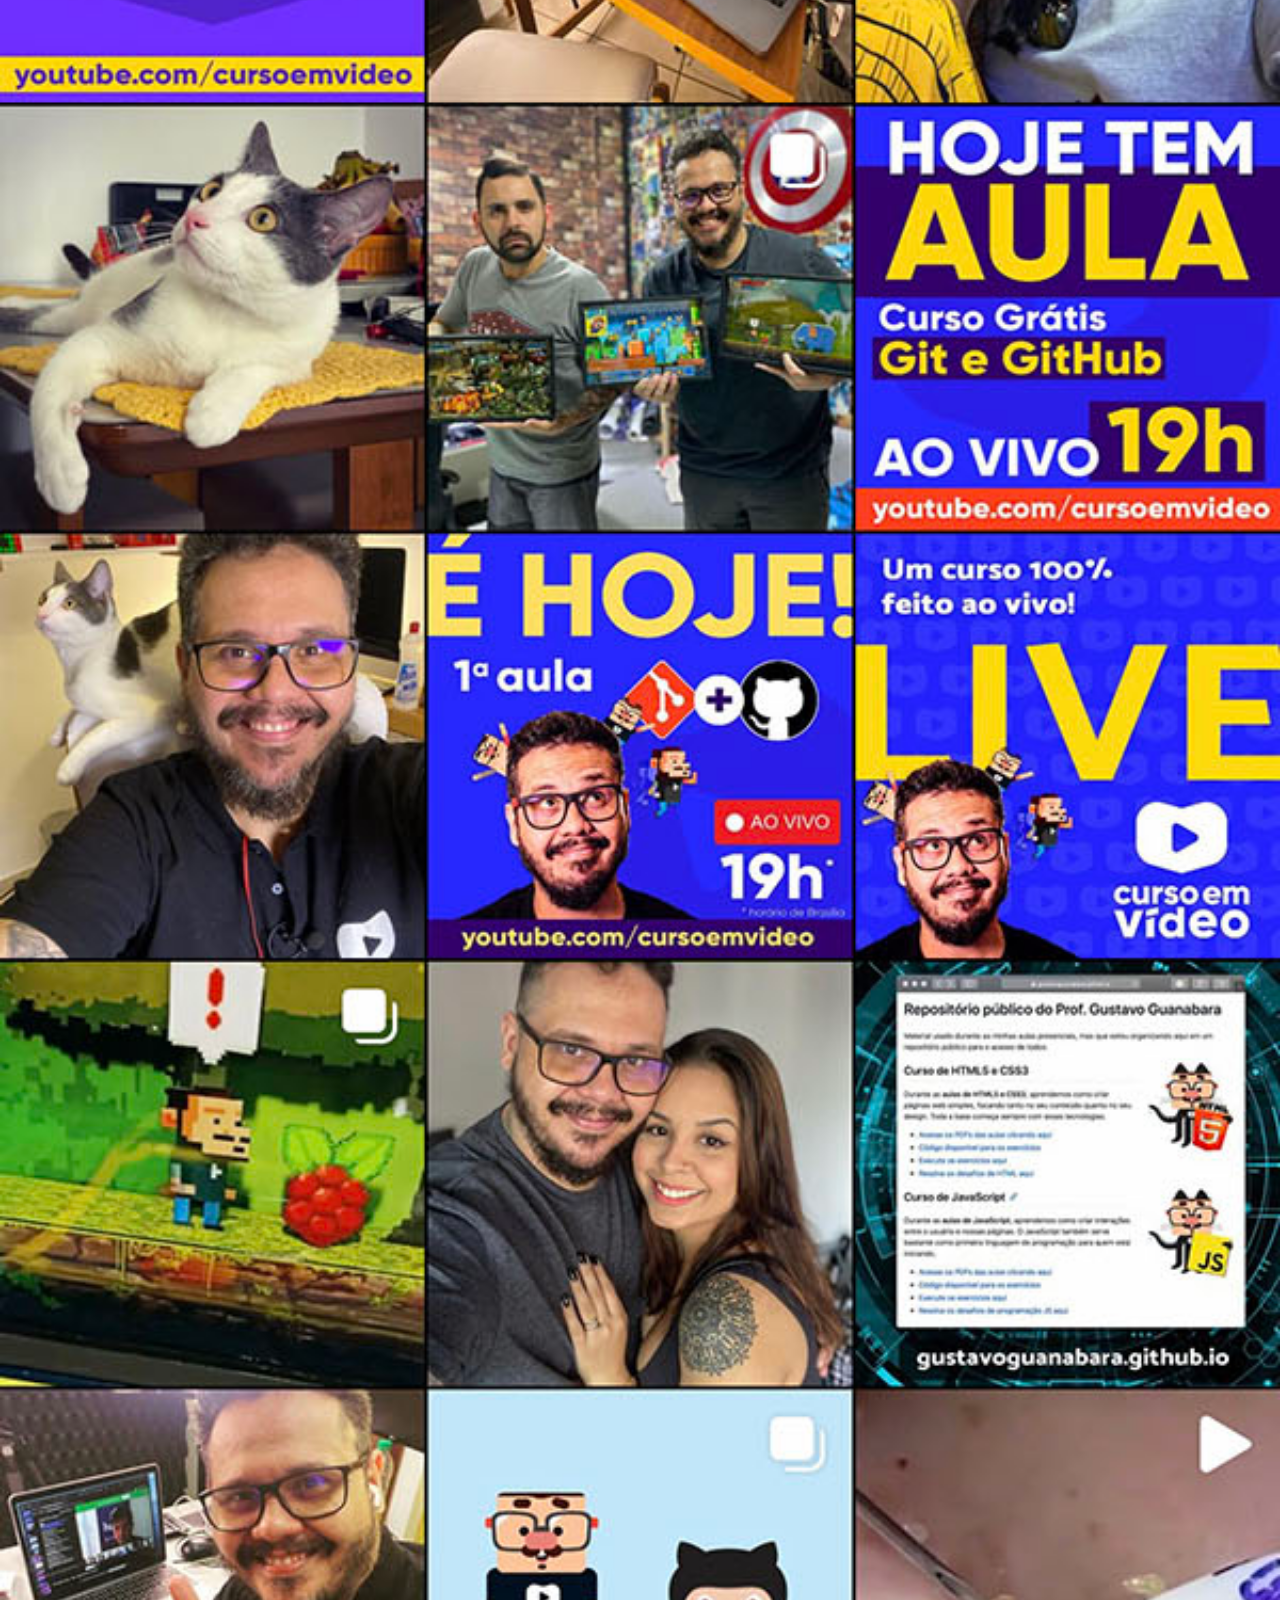
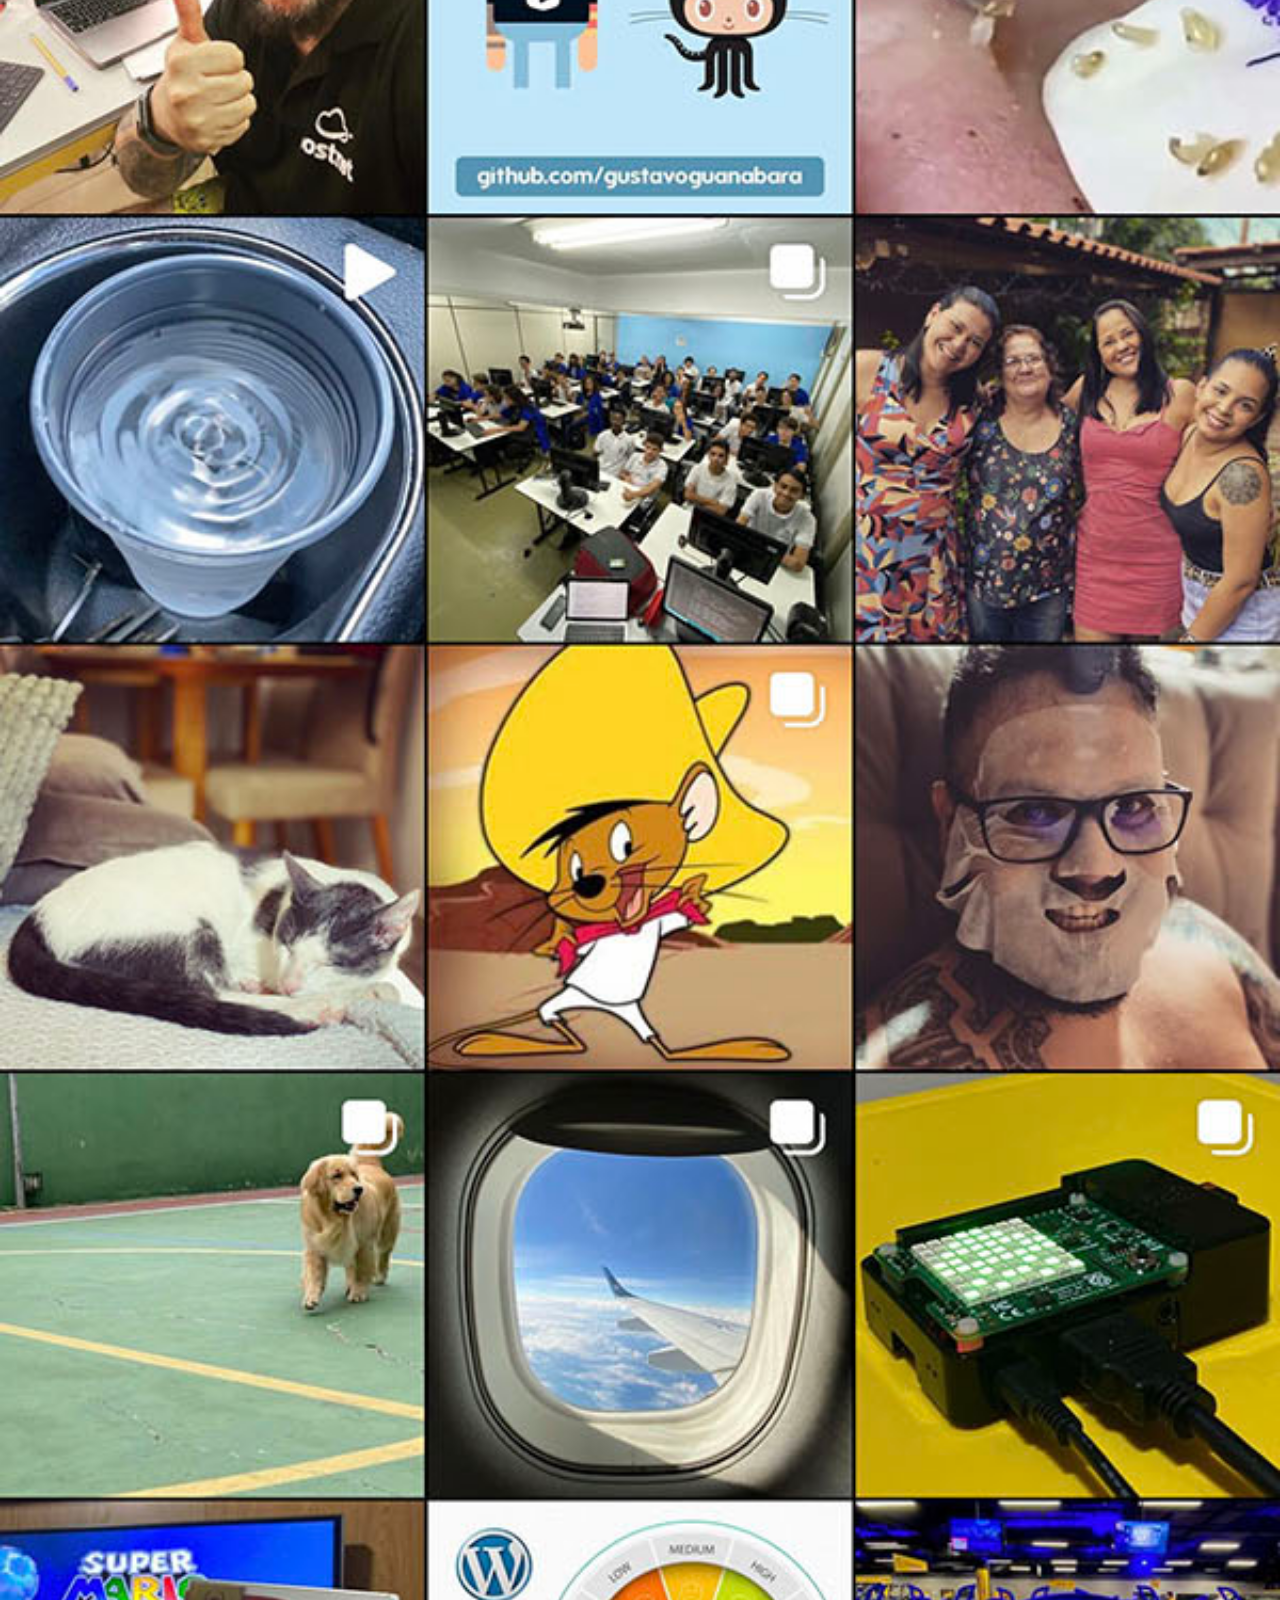
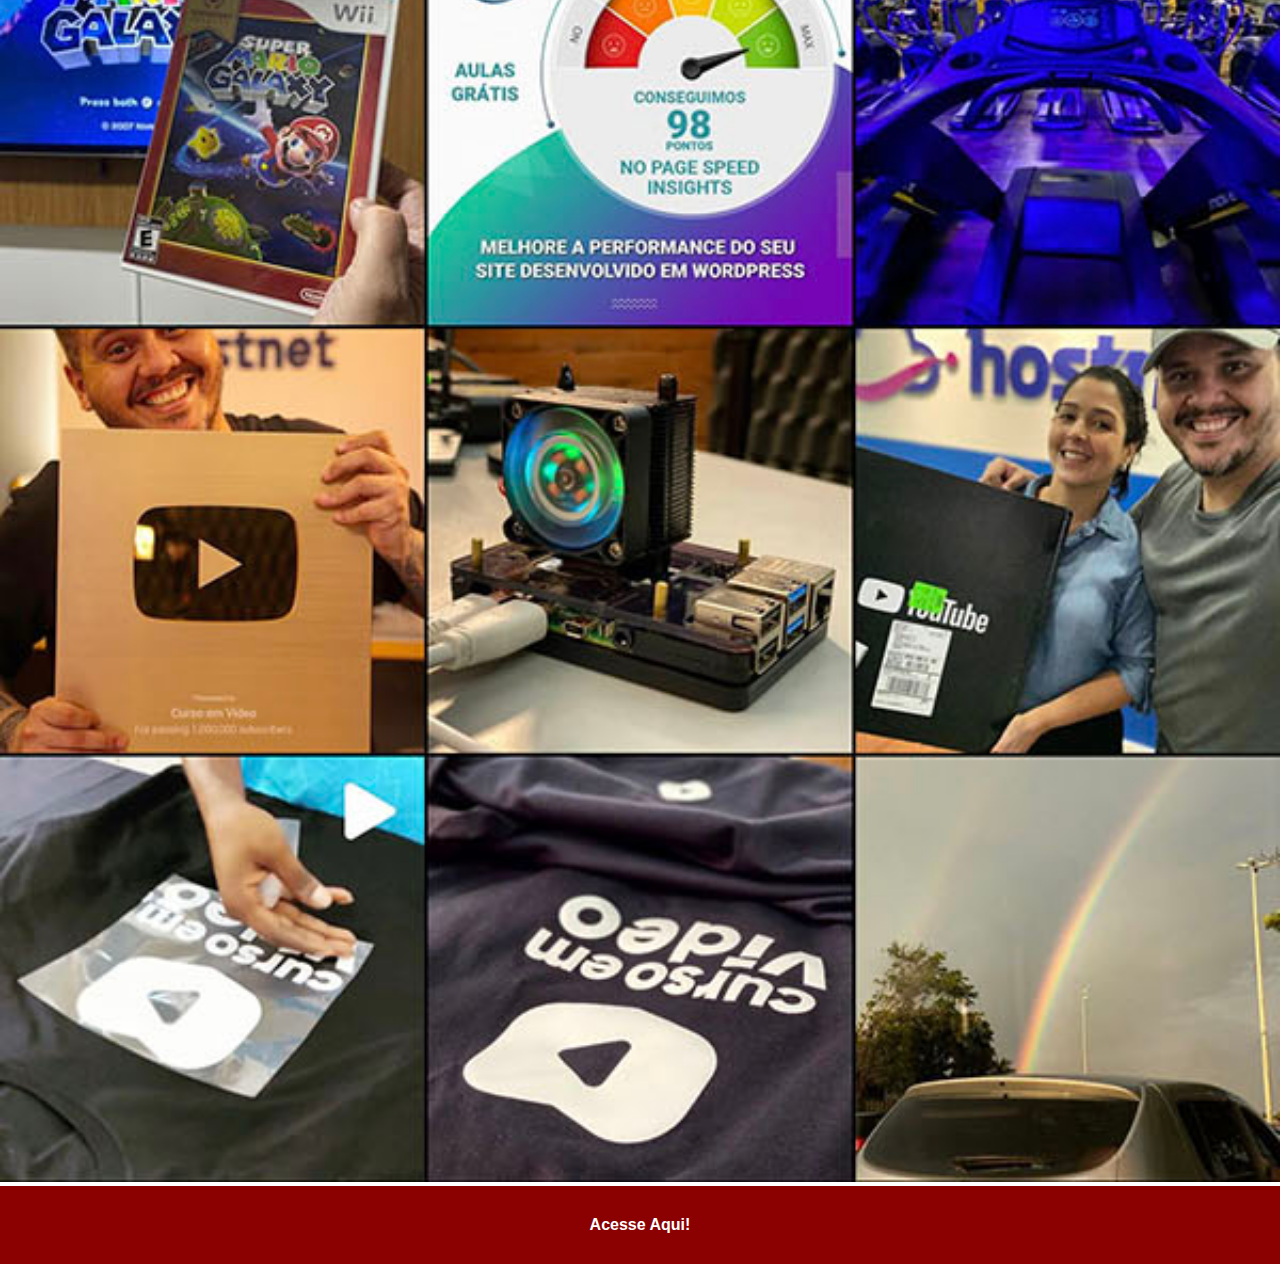
<file: instagram.html>
<!DOCTYPE html>
<html lang="pt-br">
<head>
    <meta charset="UTF-8">
    <meta name="viewport" content="width=device-width, initial-scale=1.0">
    <title>Instagram</title>
    <style>
        * {
            margin: 0px;
            padding: 0px;
            font-family: Arial, Helvetica, sans-serif;
        }

        ::-webkit-scrollbar {
            width: 0px;
            height: 0px;
        }

        img {   
            width: 100vw;
            
        }

        a {
            display: block;
            background-color: darkred;
            padding: 30px;
            color: white;
            text-align: center;
            font-weight: bolder;
            text-decoration: none;
        }

        a:hover {
            background-color: red;
            text-decoration: underline;
        }
    </style>
</head>
<body>
    <img src="imagens/tela-instagram.jpg" alt="Instagram">
    <a href="https://www.instagram.com/gustavoguanabara/" target="_blank">Acesse Aqui!</a>
</body>
</html>
</file>
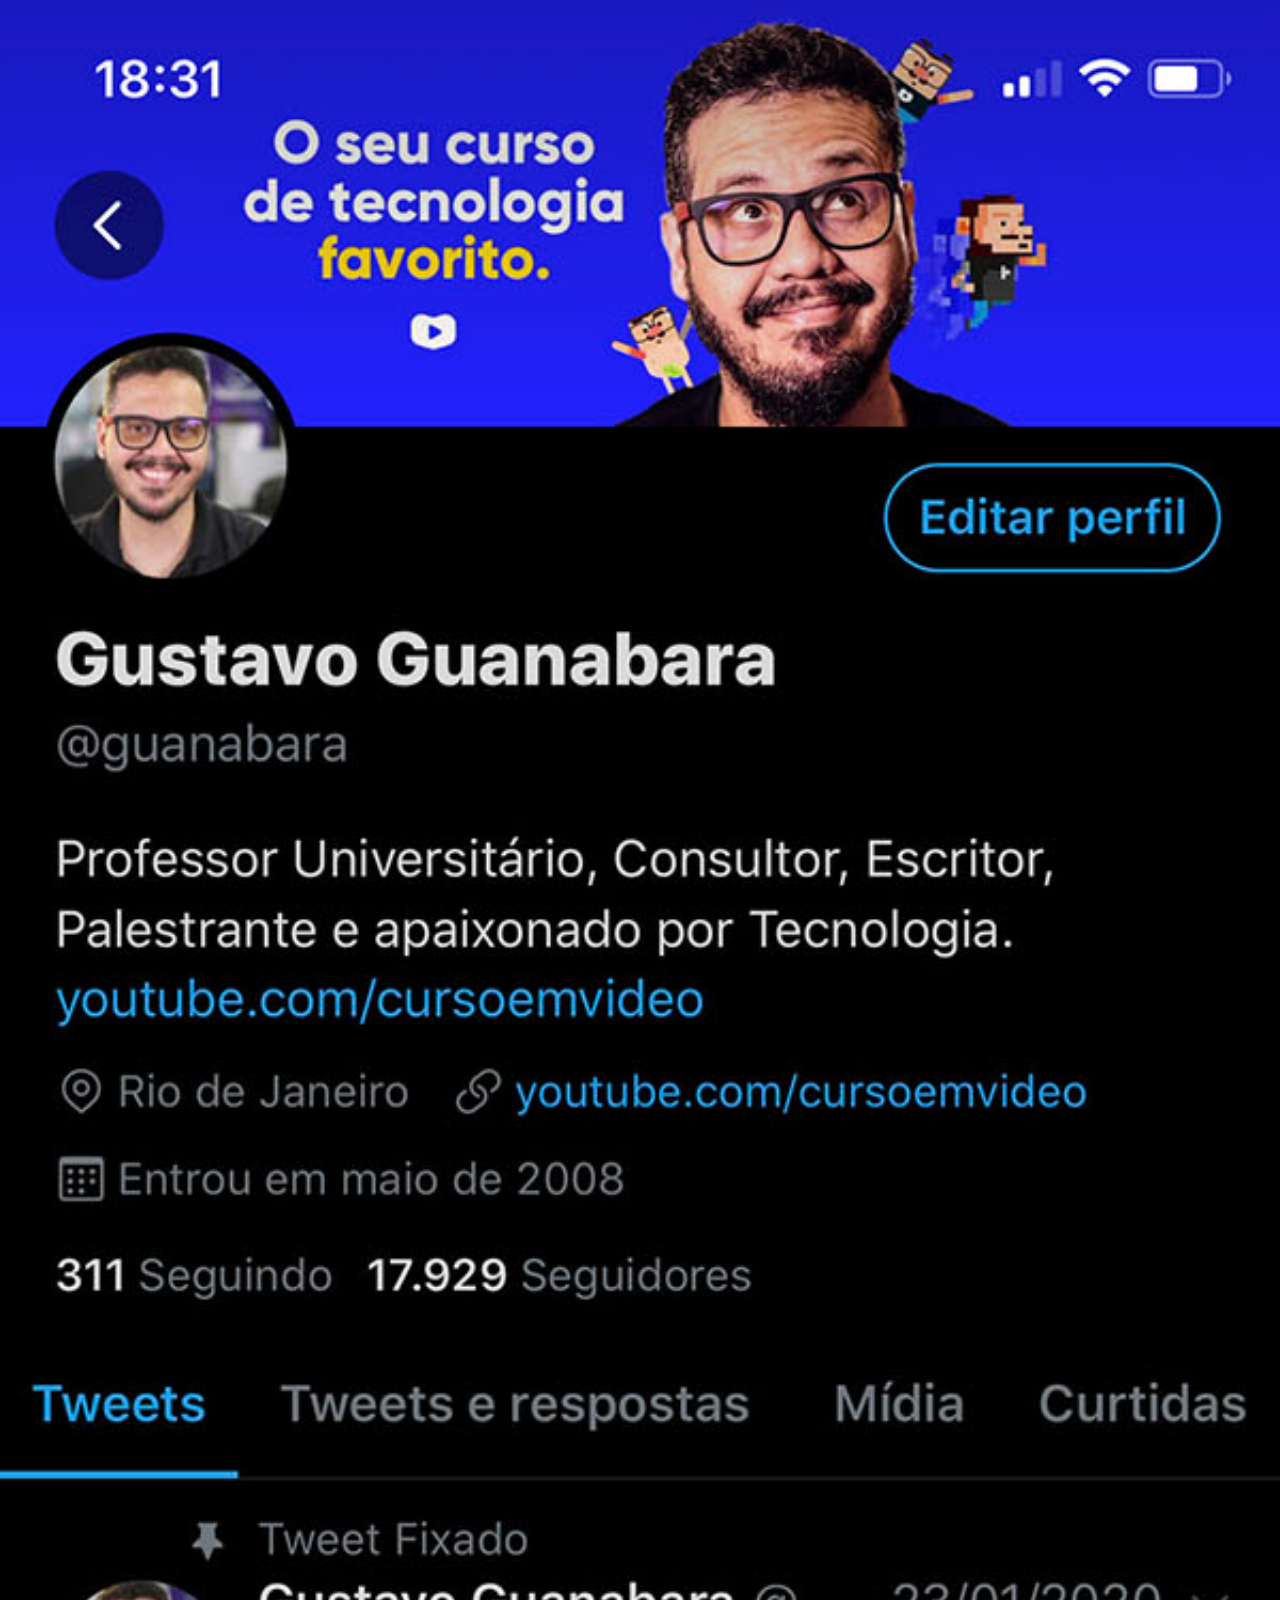
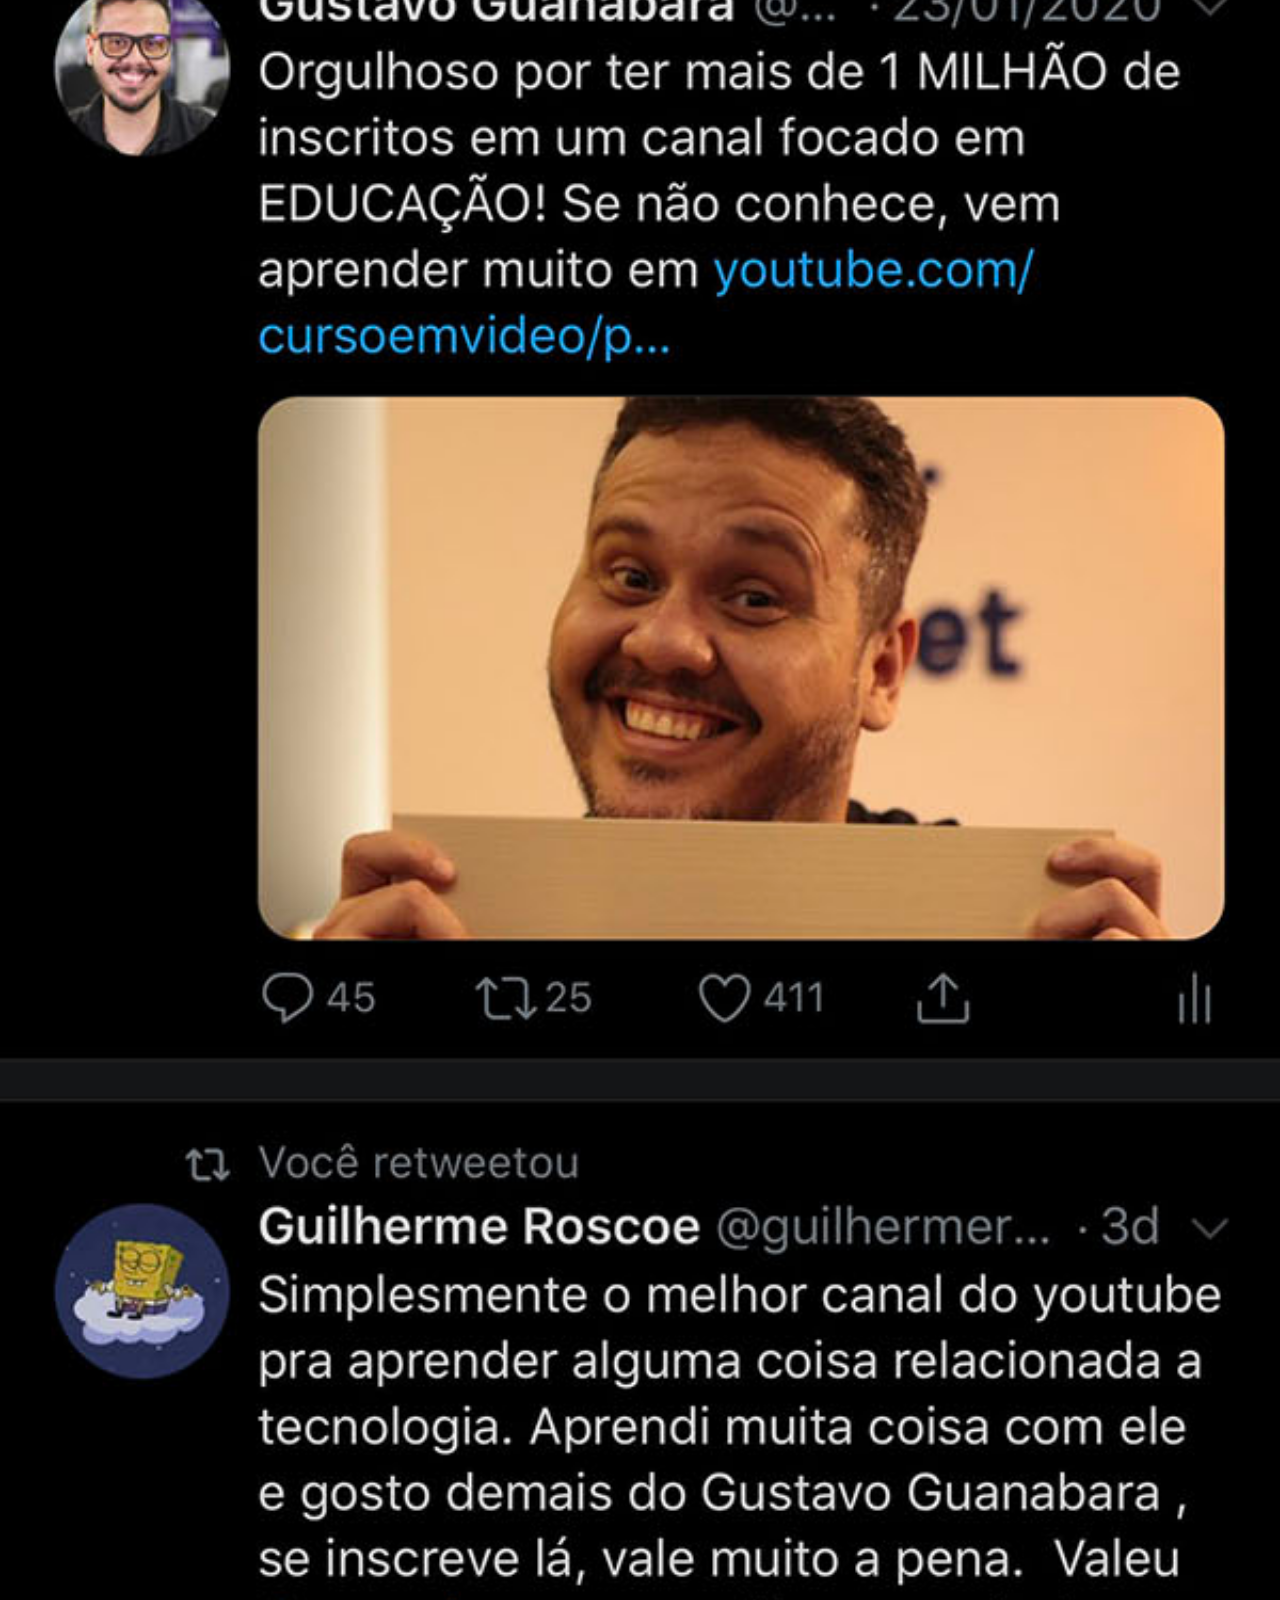
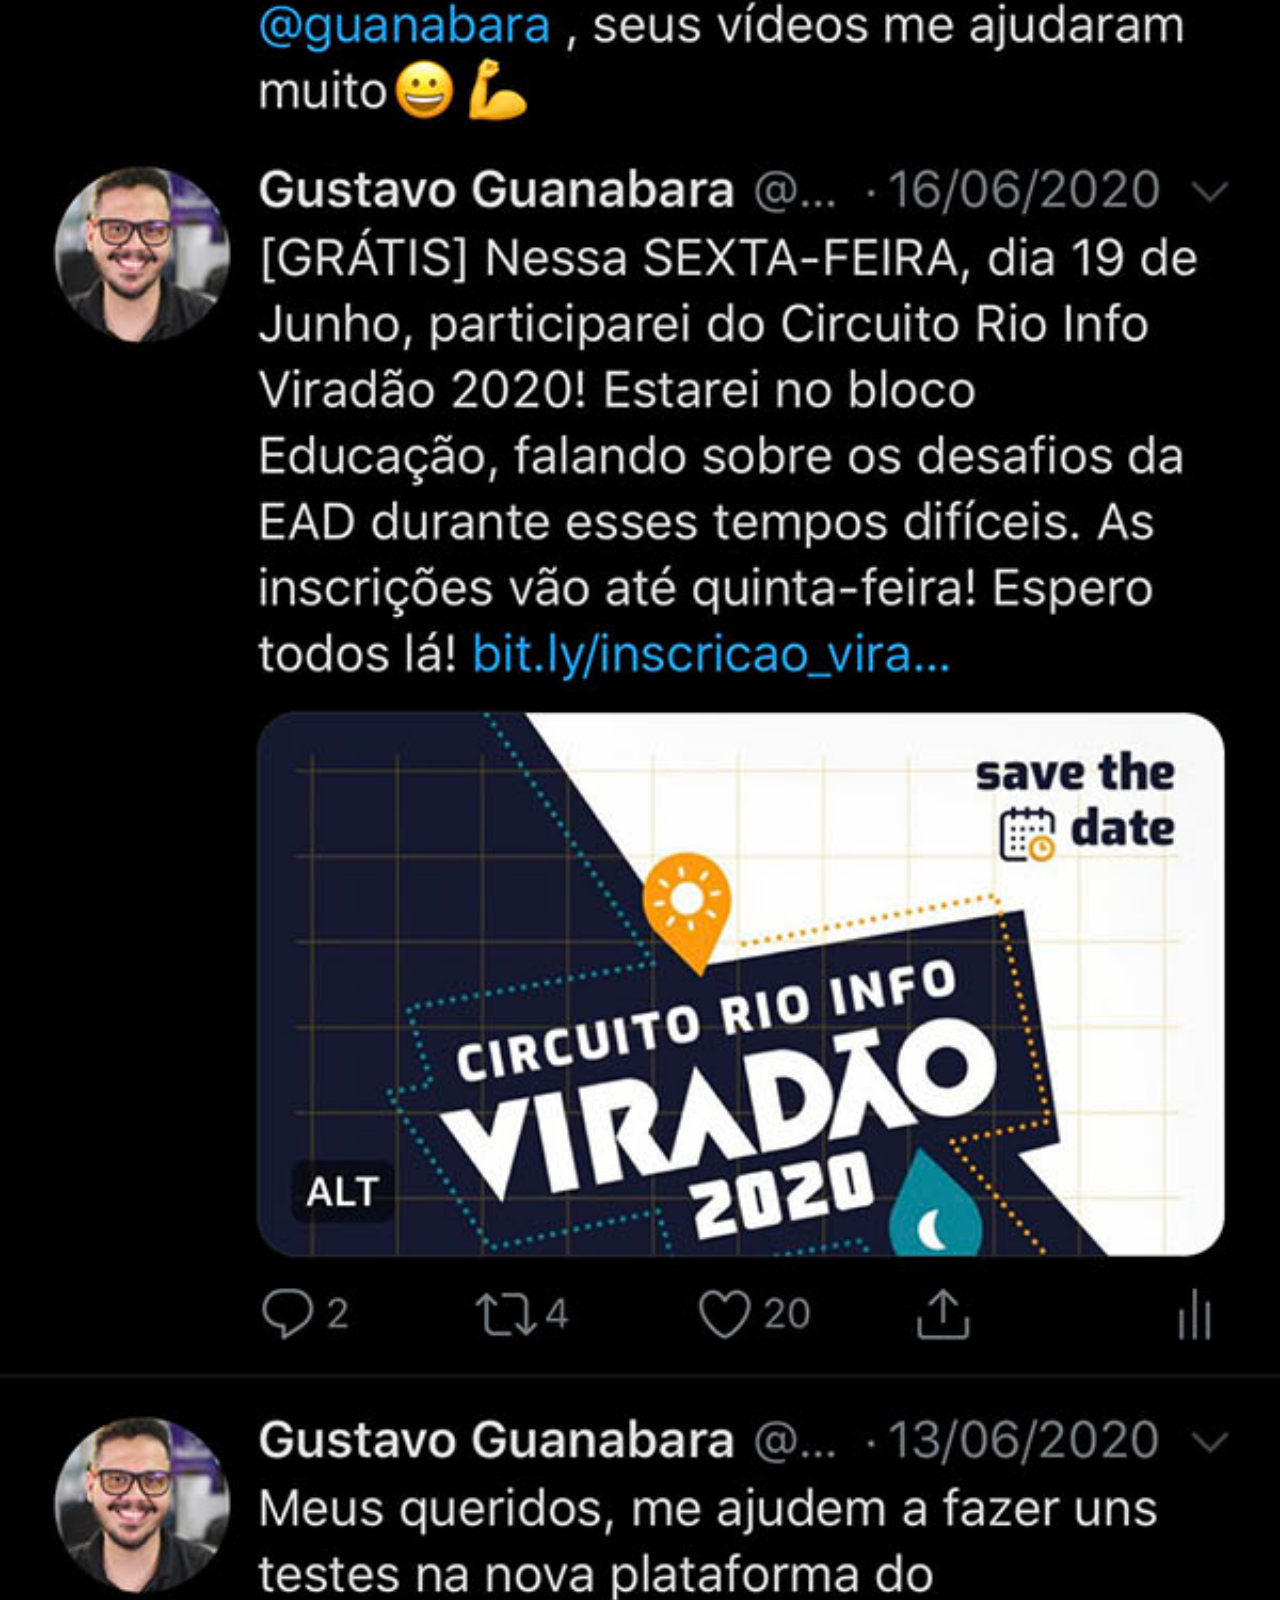
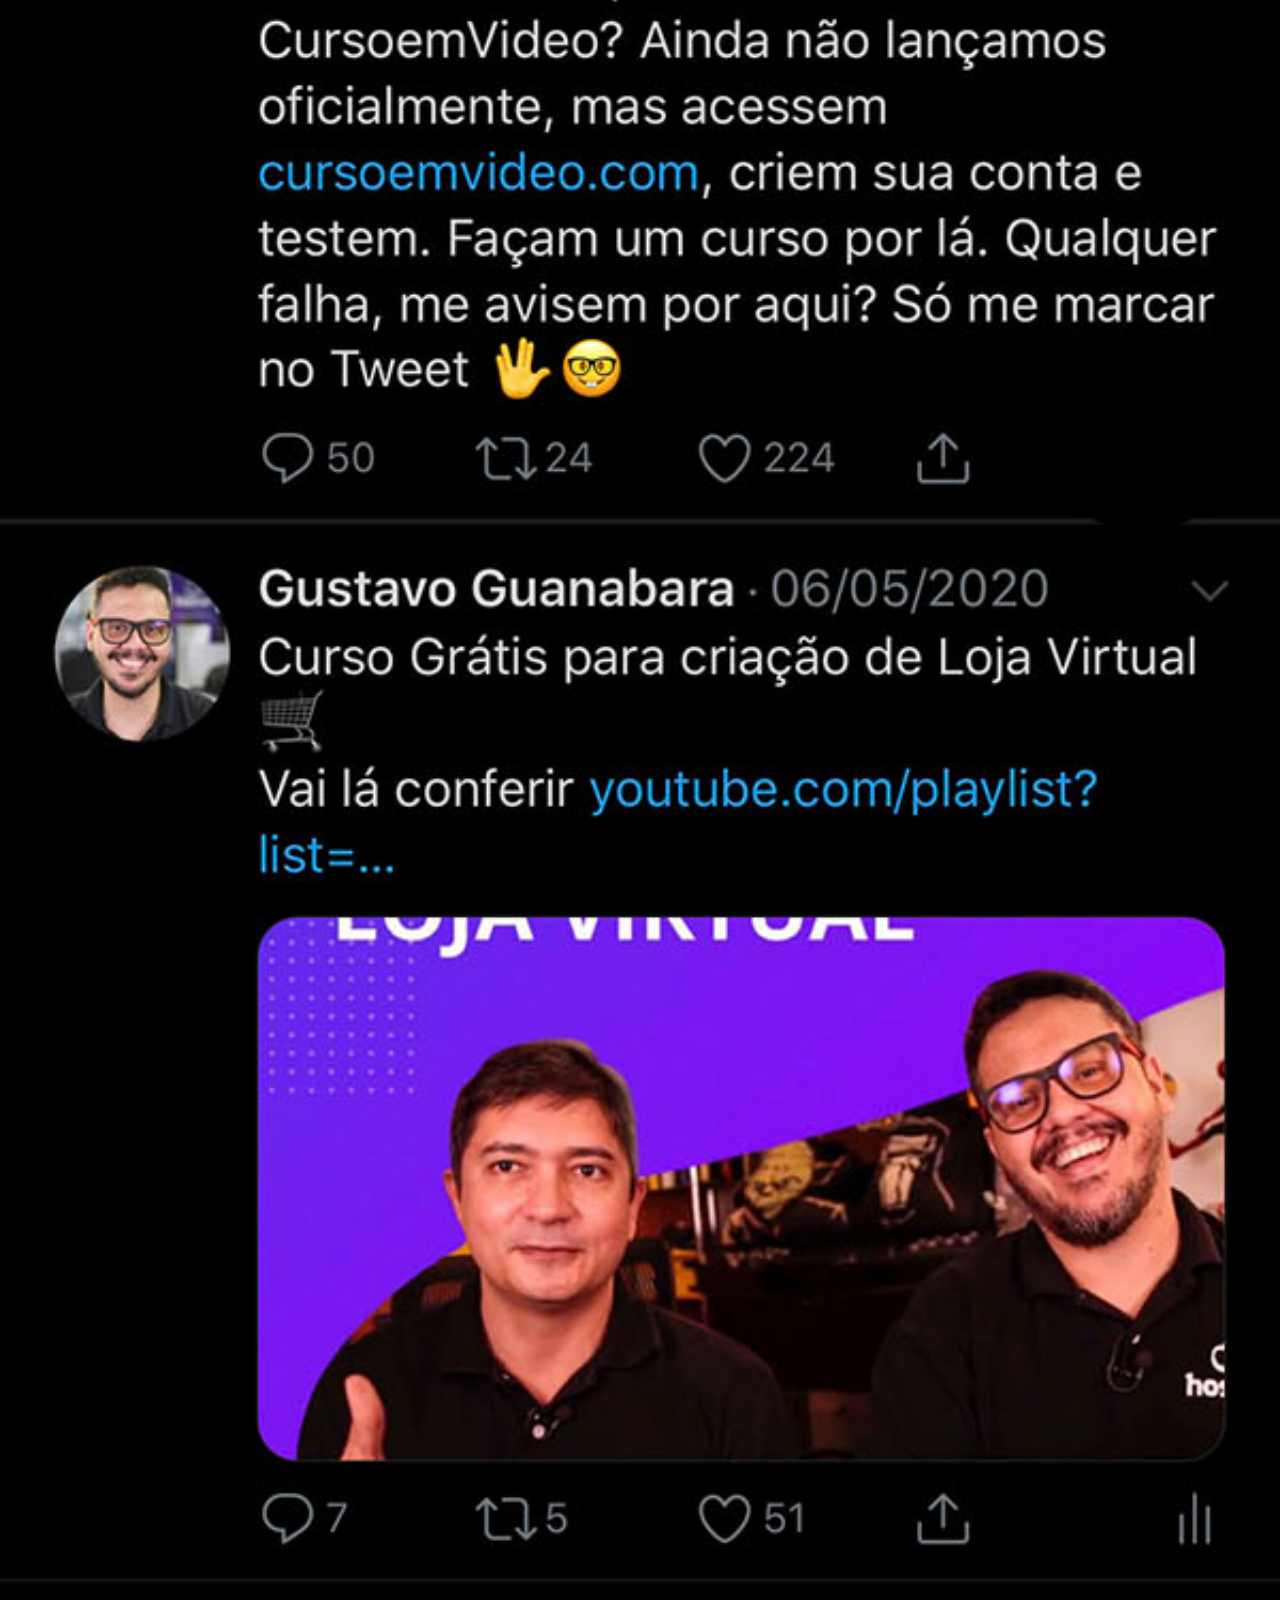
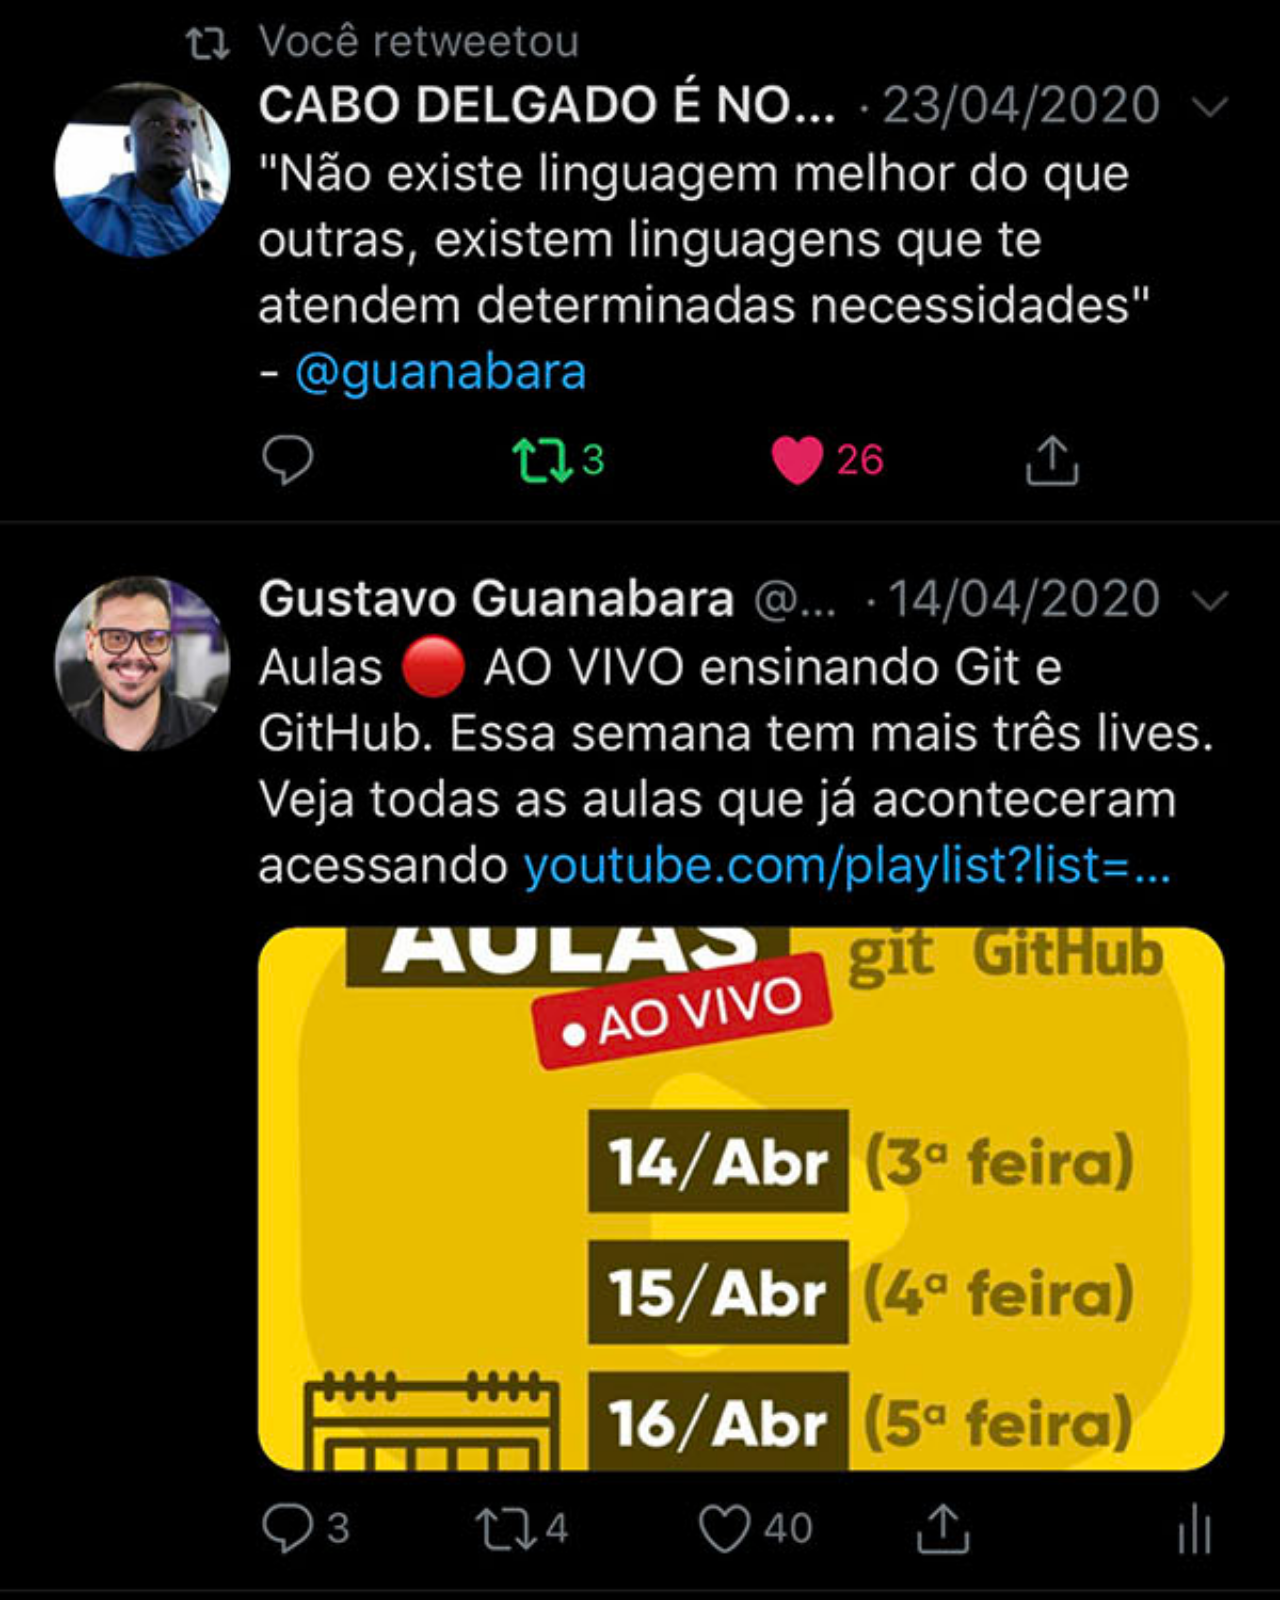
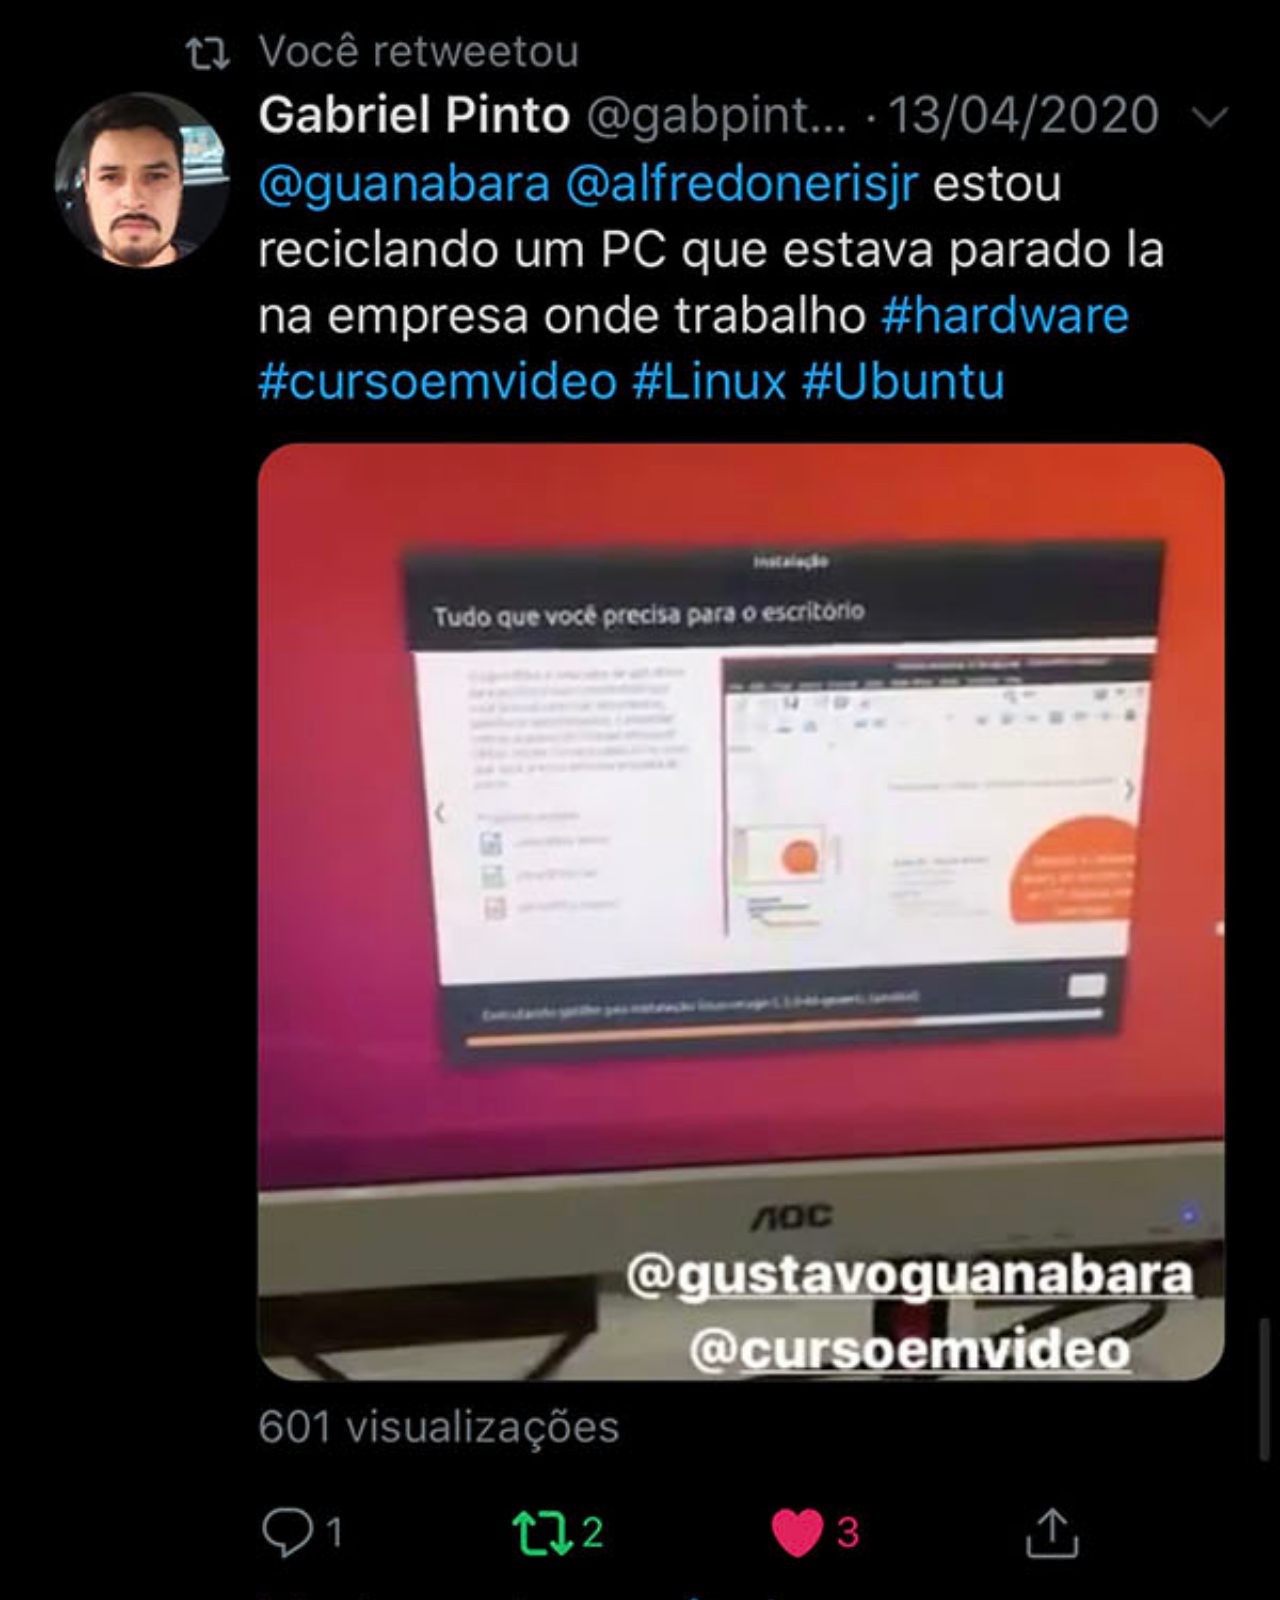
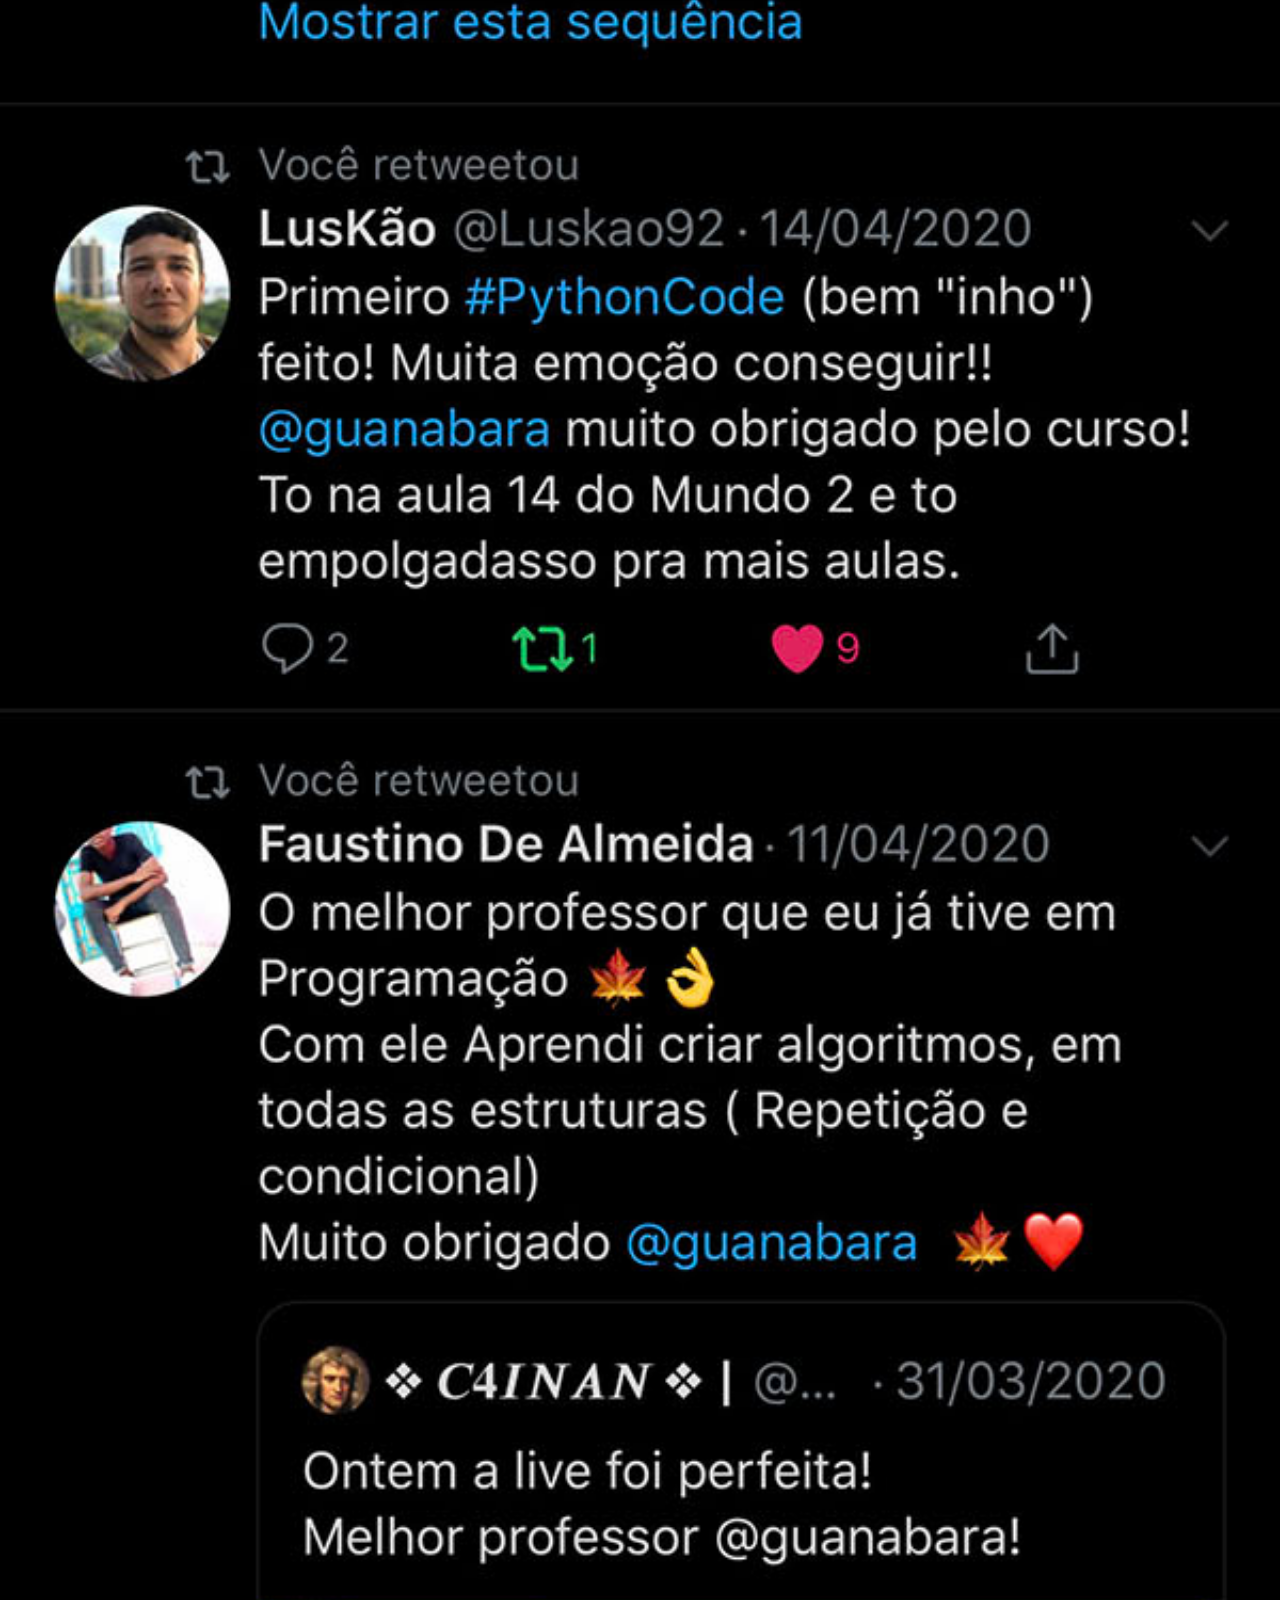
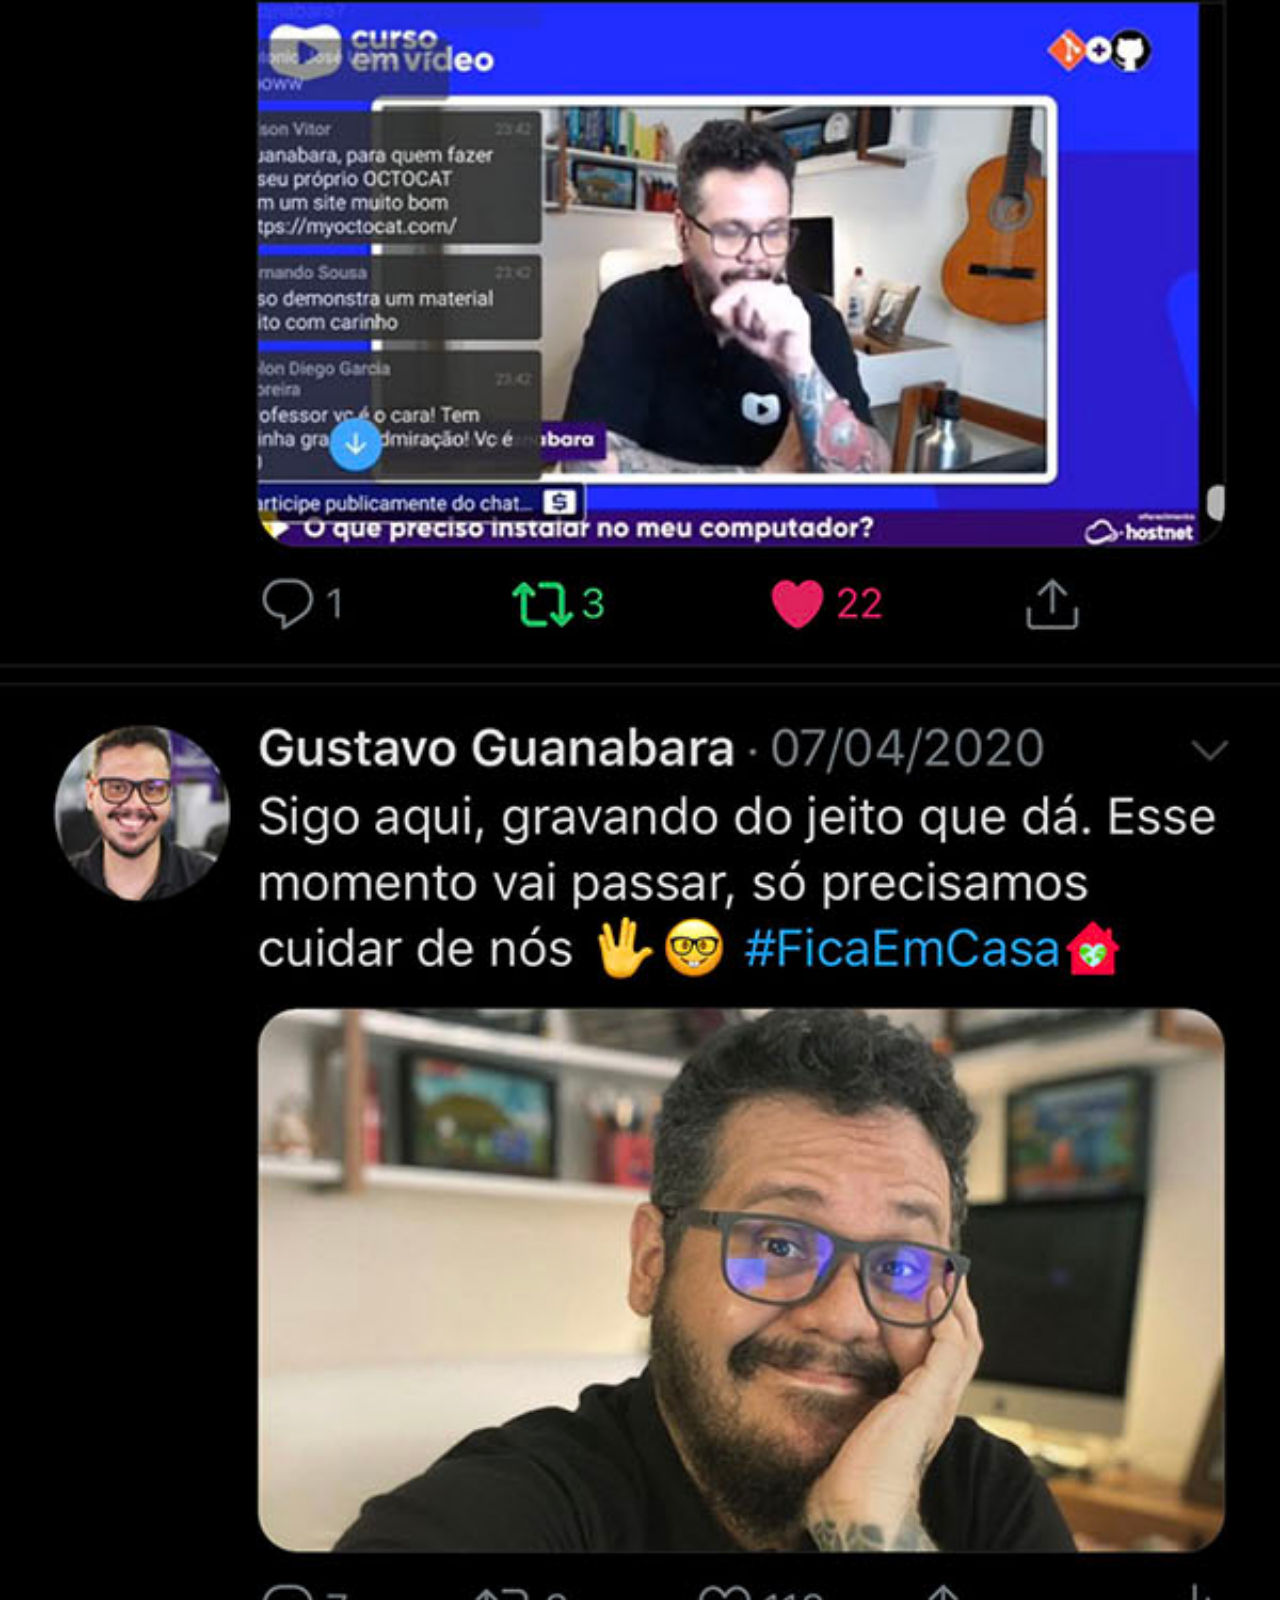
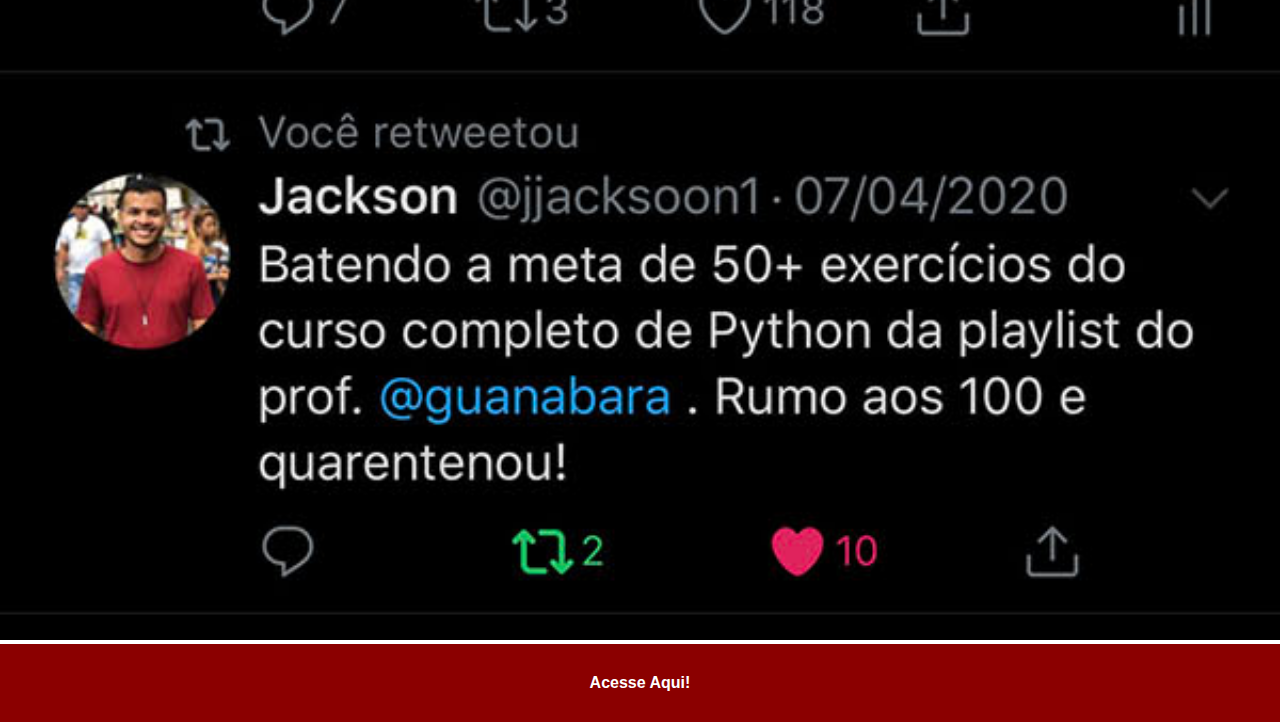
<file: twitter.html>
<!DOCTYPE html>
<html lang="pt-br">
<head>
    <meta charset="UTF-8">
    <meta name="viewport" content="width=device-width, initial-scale=1.0">
    <title>Twitter</title>
    <style>
        * {
            margin: 0px;
            padding: 0px;
            font-family: Arial, Helvetica, sans-serif;
        }

        ::-webkit-scrollbar{
            width: 0px;
            height: 0px;
        }

        img {
            width: 100vw;

        }

        a {
            display: block;
            background-color: darkred;
            color: white;
            padding: 30px;
            text-align: center;
            font-weight: bolder;
            text-decoration: none;
        }

        a:hover {
            background-color: red;
            text-decoration: underline;
        }
    </style>
</head>
<body>
    <img src="imagens/tela-twitter.jpg" alt="Twitter">
    <a href="https://x.com/guanabara" target="_blank">Acesse Aqui!</a>
</body>
</html>
</file>
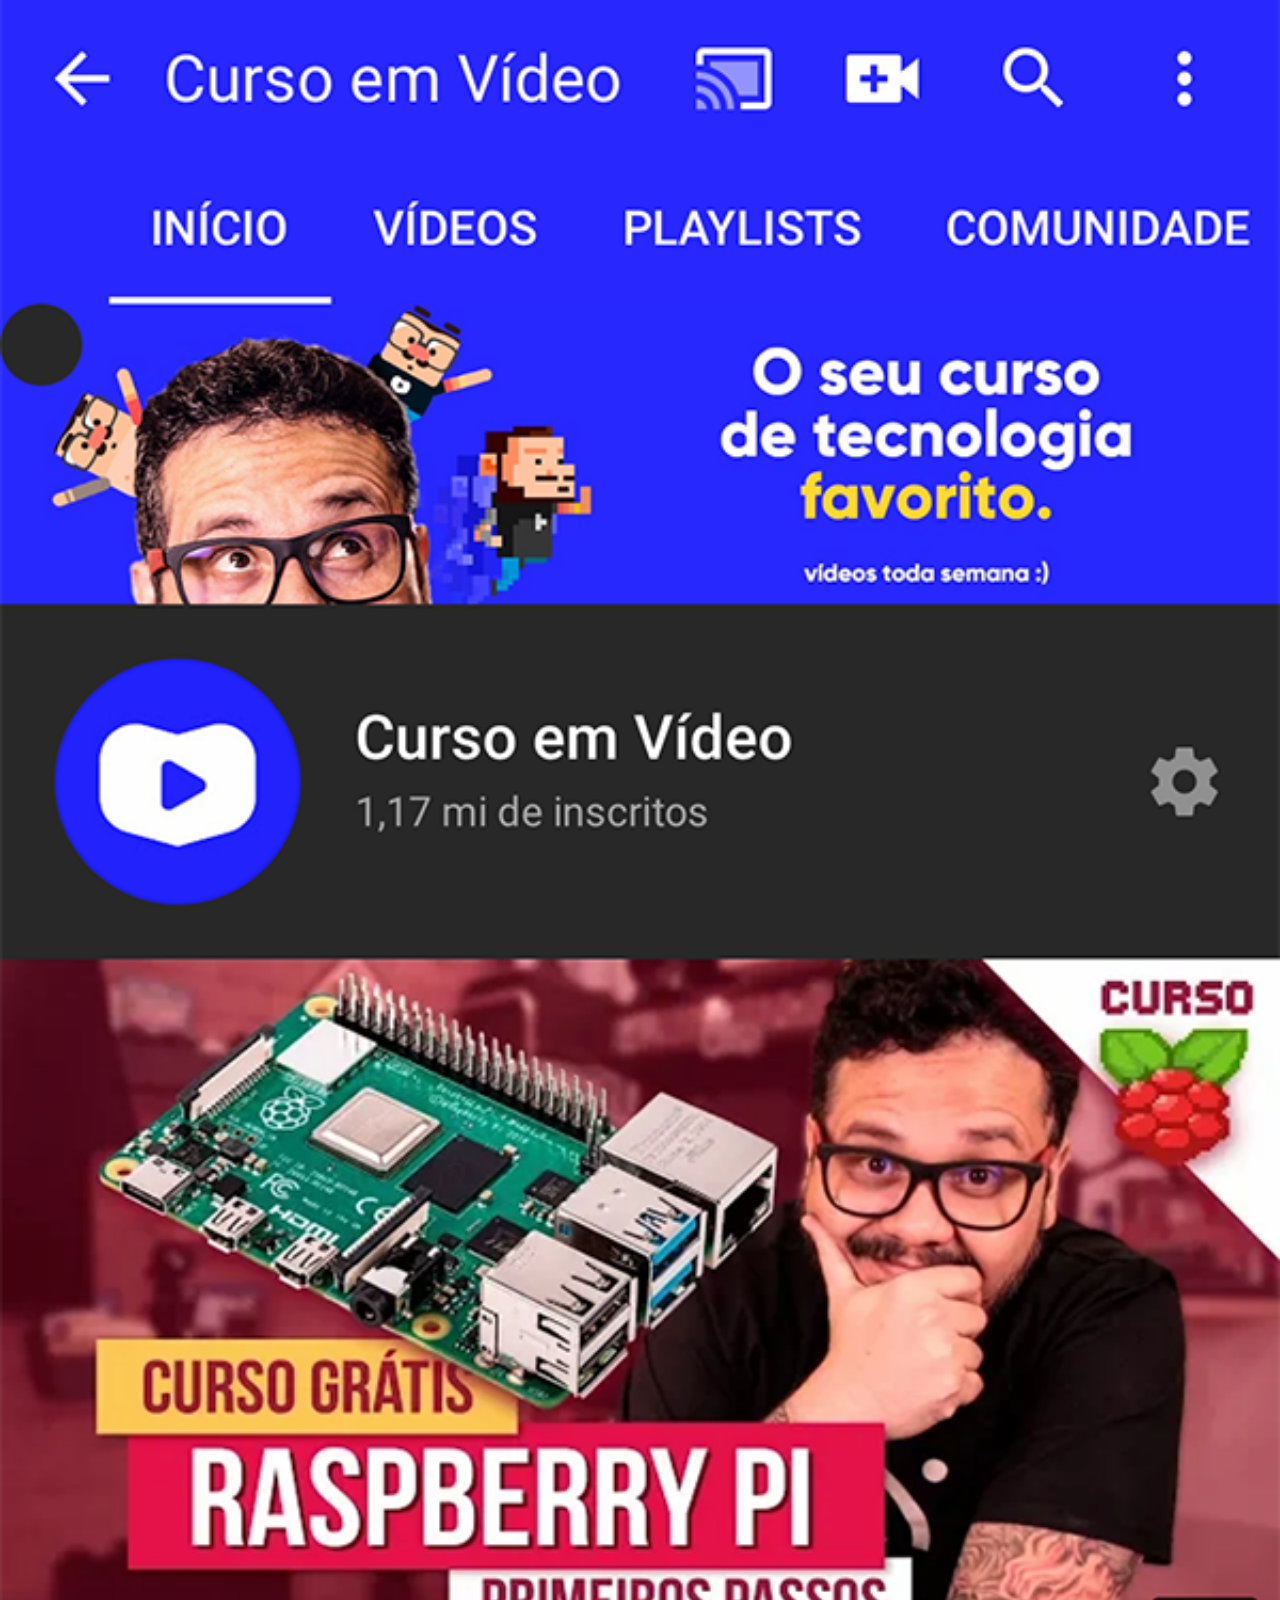
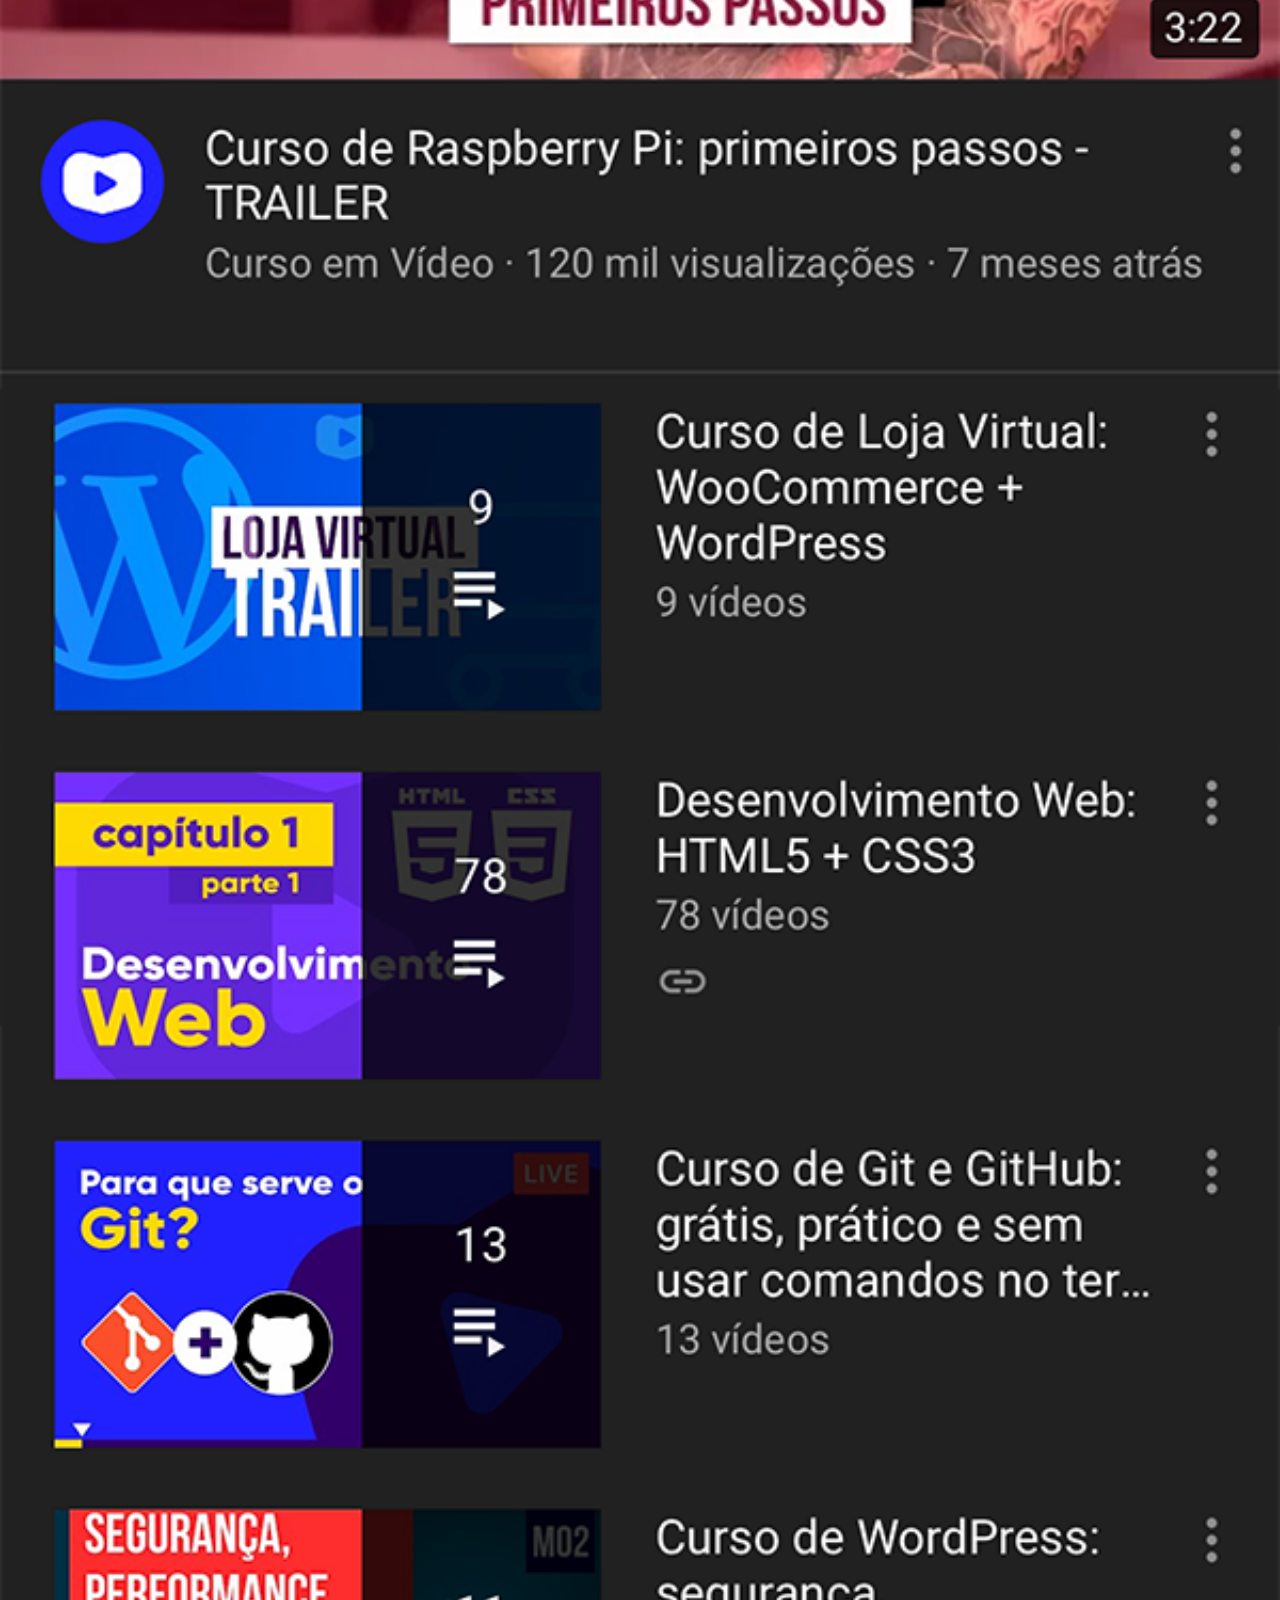
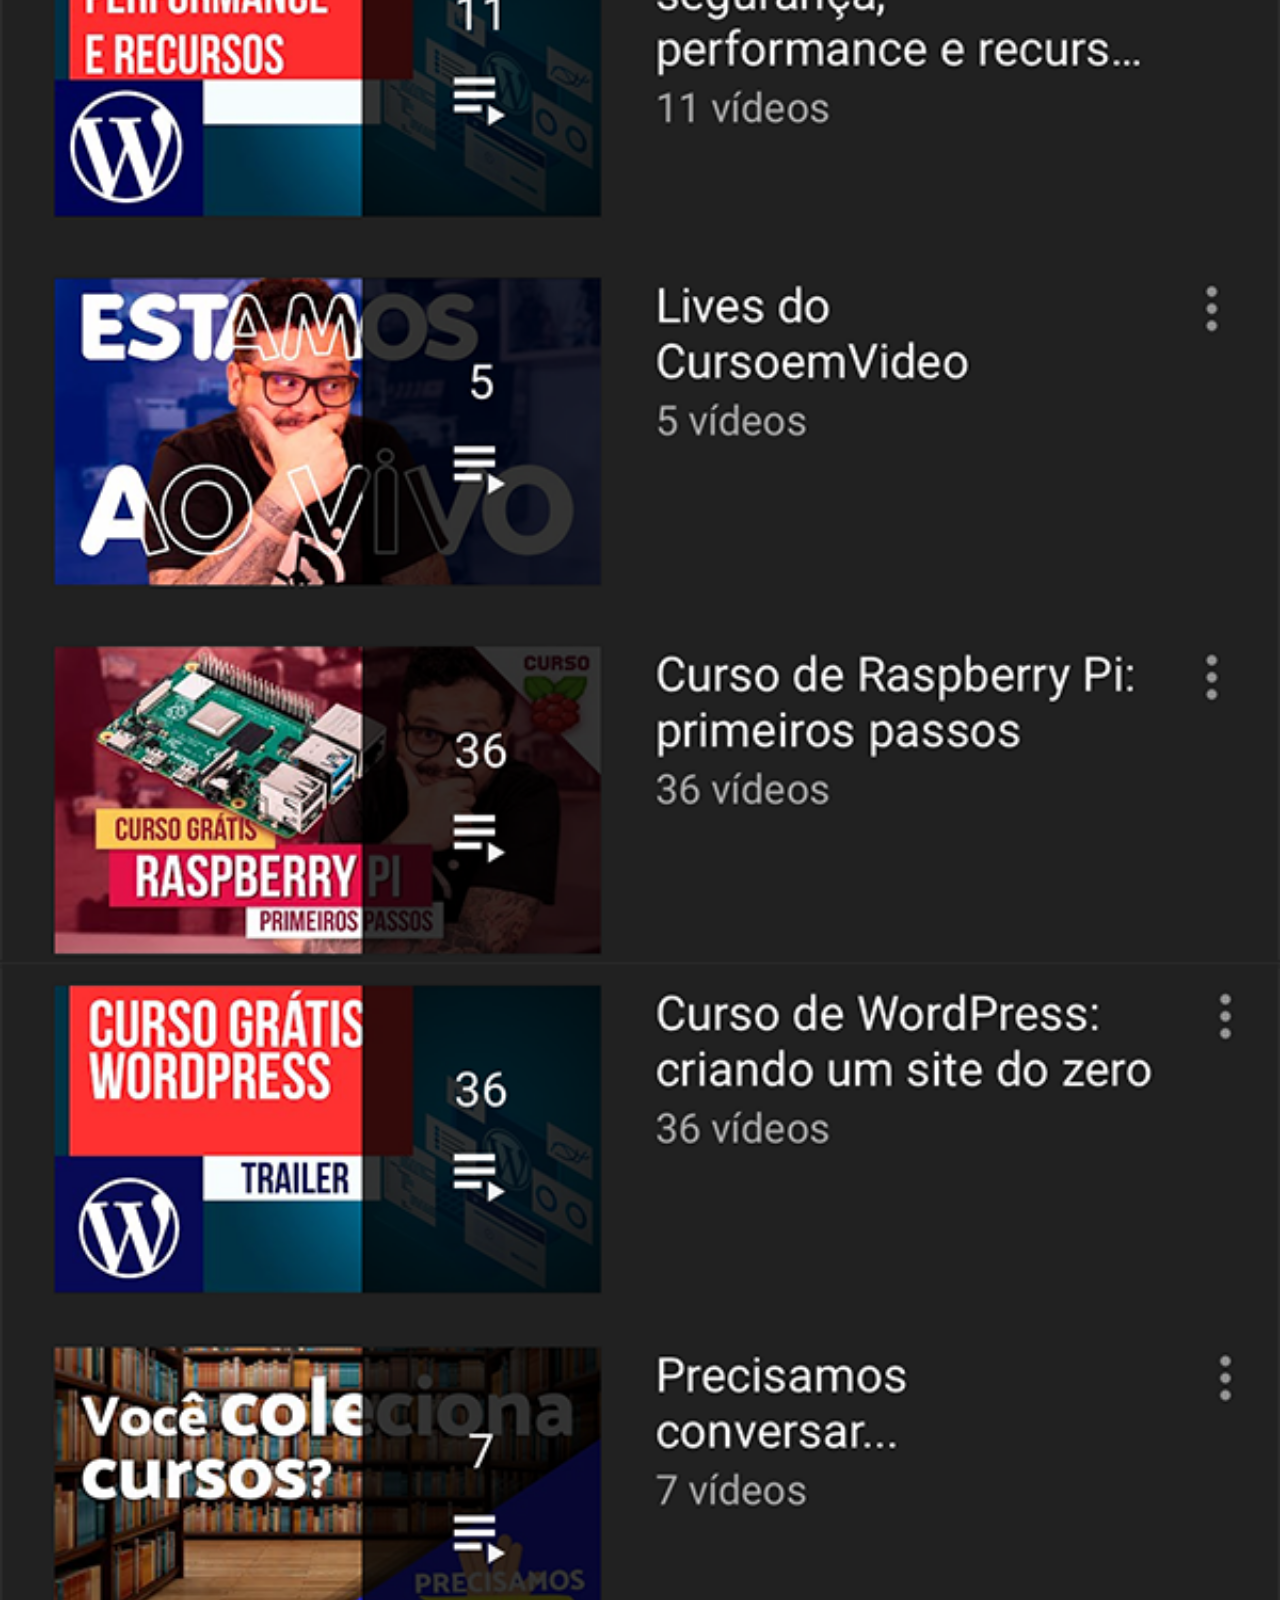
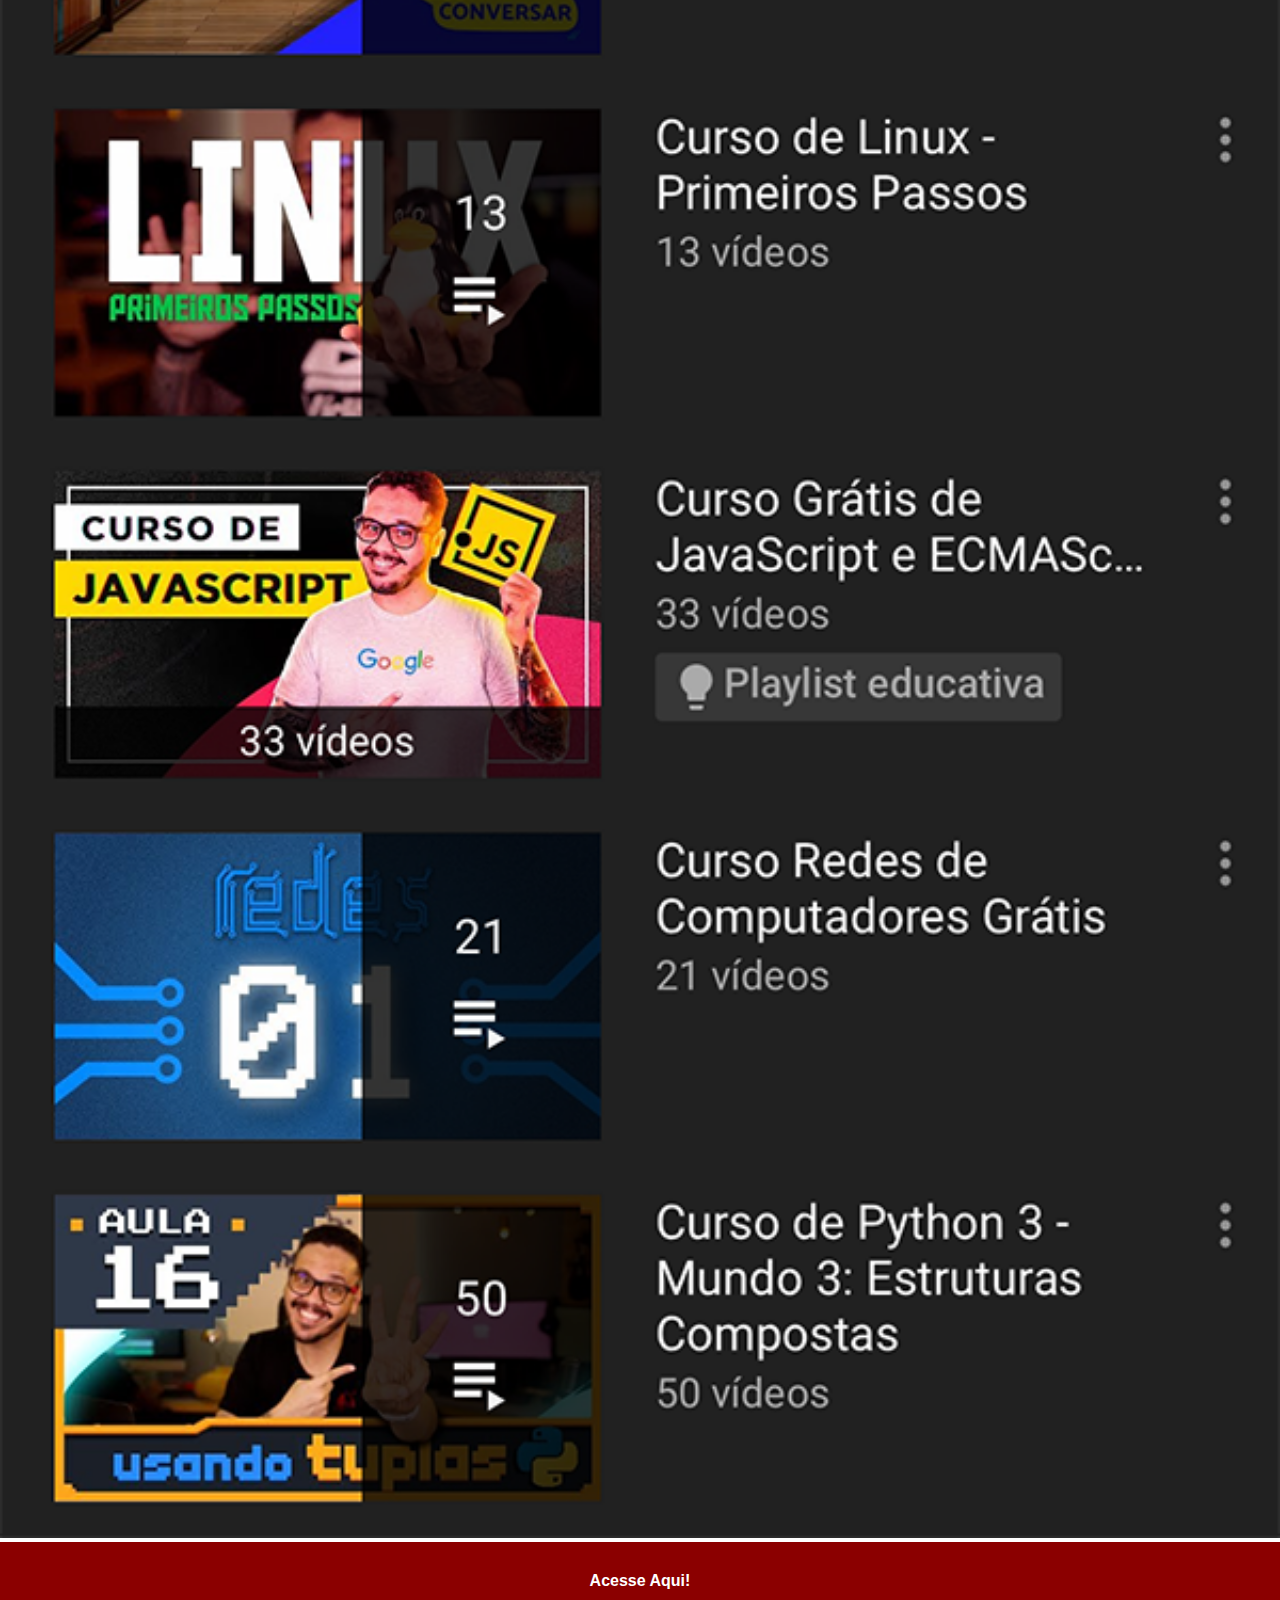
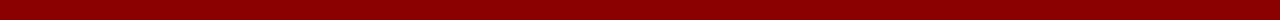
<file: youtube.html>
<!DOCTYPE html>
<html lang="pt-br">
<head>
    <meta charset="UTF-8">
    <meta name="viewport" content="width=device-width, initial-scale=1.0">
    <title>Youtube</title>
    <style>
        * {
            margin: 0px;
            padding: 0px;
            font-family: Arial, Helvetica, sans-serif;
        }

        ::-webkit-scrollbar {
            width: 0px;
            height: 0px;
        }

        img {
            width: 100vw;
        }

        a {
            display: block;
            background-color: darkred;
            color: white;
            text-decoration: none;
            text-align: center;
            font-weight: bolder;
            padding: 30px;
        }

        a:hover {
            text-decoration: underline;
            background-color: red;
        }
    </style>
</head>
<body>
    <img src="imagens/tela-youtube.png" alt="Youtube">
    <a href="https://www.youtube.com/cursoemvideo" target="_blank">Acesse Aqui!</a>
</body>
</html>
</file>
<file: estilos/style.css>
@charset "UTF-8";

* {
    margin: 0px;
    padding: 0px;
    font-family: Arial, Helvetica, sans-serif;
}

html, body {
    height: 100vh;
    width: 100vw;
    background-color: rgb(255, 255, 255);
}

body {
    background: url('../imagens/tela-fundo.jpg') no-repeat top center;
    background-size: cover;
    background-attachment: fixed;
}

main {
    position: relative;
    height: 100vh;
}

section#telefone {
    position: absolute;
    top: 50%;
    left: 50%;
    transform: translate(-50%, -50%);
    background: url('../imagens/frame-iphone.png') no-repeat;
    height: 627px;
    width: 310px;
}

iframe#tela {
    position: relative;
    top: 80px;
    left: 22px;
    width: 267px;
    height: 471px;
}

section#redes-sociais {
    text-align: right;
}

section#redes-sociais > a > img {
    width: 50px;
    margin: 7px;
    border-radius: 50%;
    box-shadow: 1px 2px 2px rgba(0, 0, 0, 0.377);
    box-sizing: border-box;
}

section#redes-sociais img:hover {
    border: 2px solid rgba(250, 250, 250, 0.658);
    transform: translate(-3px, -3px);
    box-shadow: 5px 5px 10px rgba(255, 255, 255, 0.473);
    transition: transform .5s, border .2s, box-shadow .7s;
}
</file>
